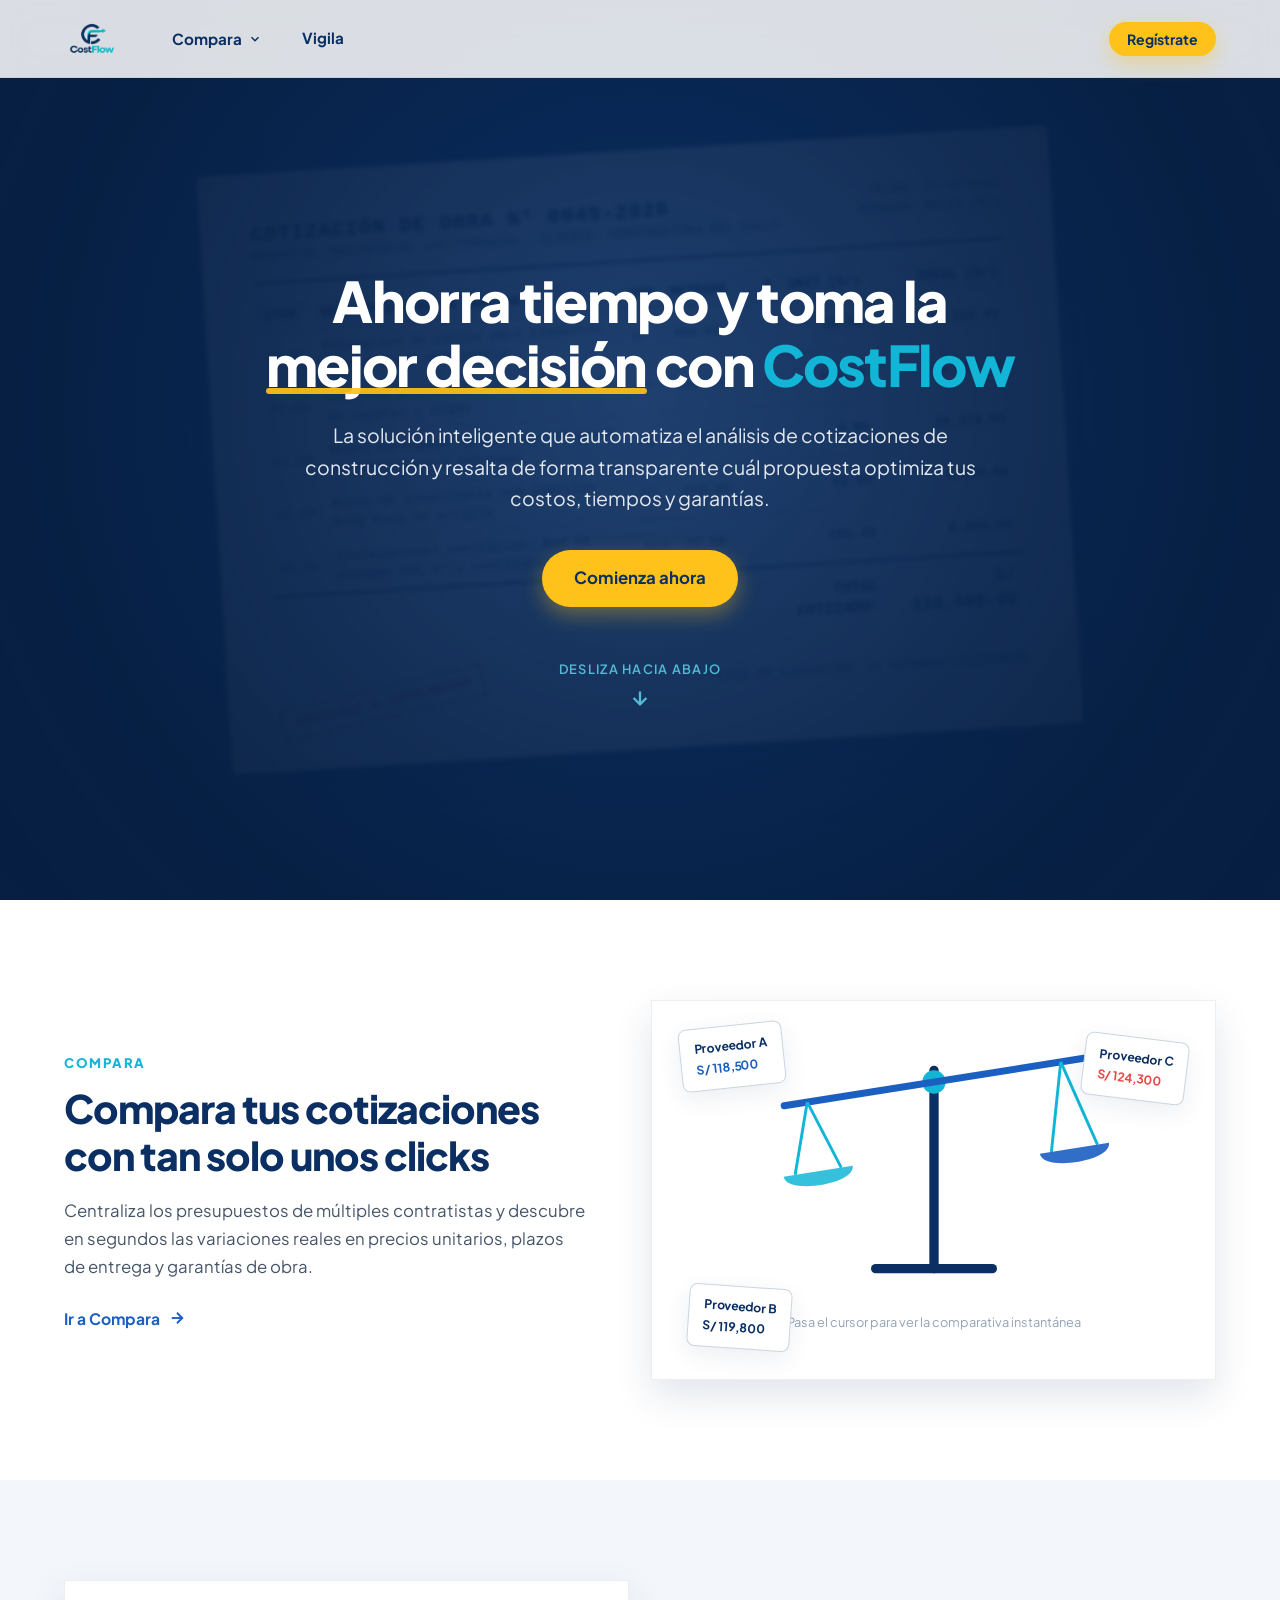
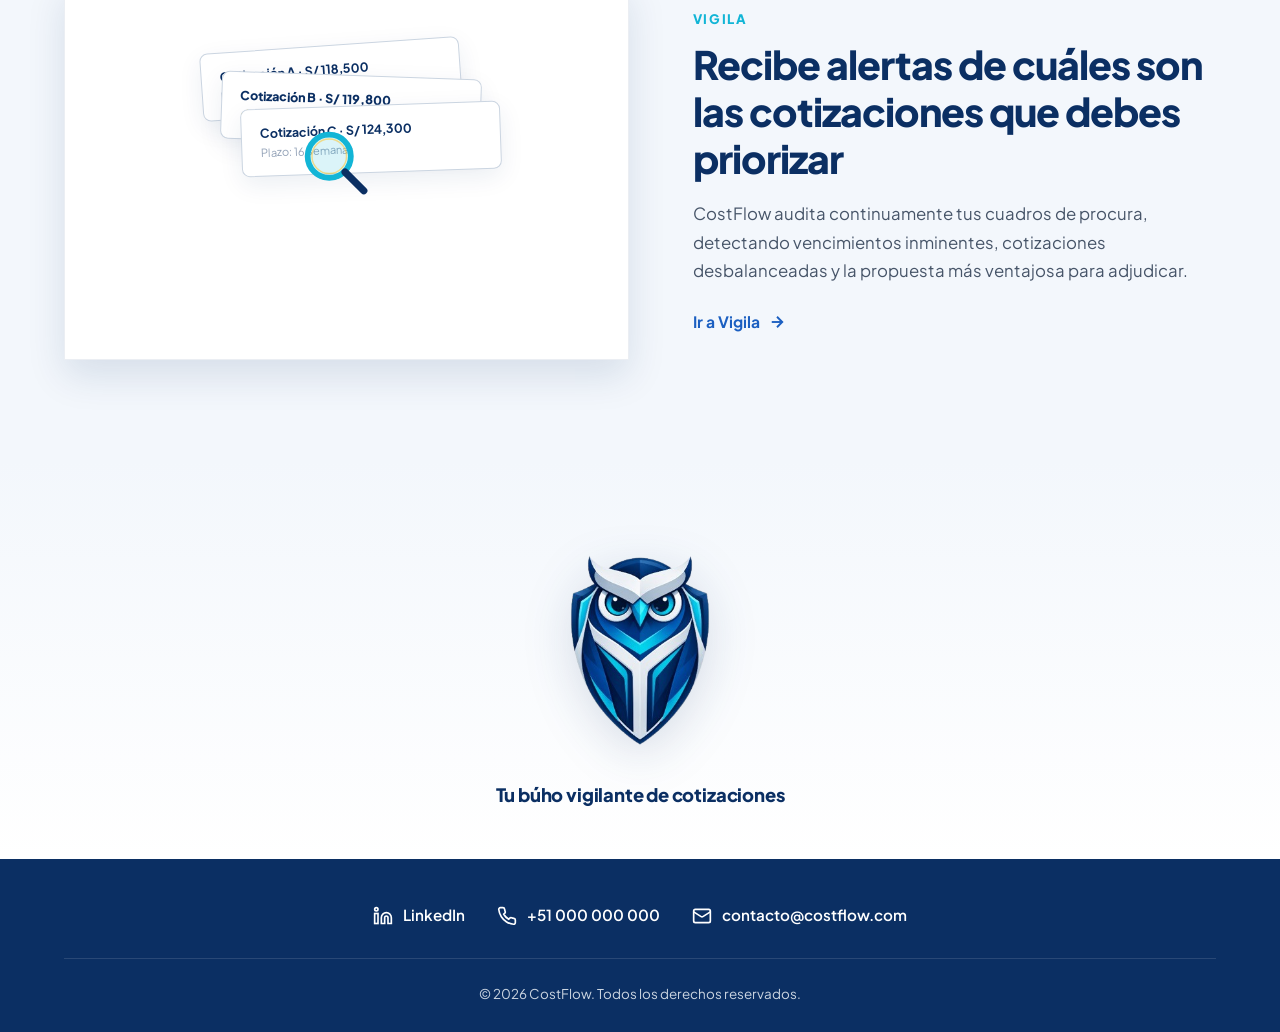
<file: costflow_front/index.html>
<!DOCTYPE html>
<html lang="es">
<head>
  <meta charset="UTF-8">
  <meta name="viewport" content="width=device-width, initial-scale=1.0">
  <title>CostFlow | Ahorra tiempo y toma la mejor decisión</title>
  <meta name="description" content="CostFlow compara cotizaciones de obra y alerta cuáles priorizar. Plataforma inteligente para constructoras y contratistas.">
  <link rel="icon" type="image/png" href="assets/logo-costflow.png">

  <!-- Estilos del Sistema -->
  <link rel="stylesheet" href="css/styles.css">
</head>
<body>

  <!-- ========================================================================
       HEADER FIJO (Translúcido con blur, se reduce al hacer scroll)
       ======================================================================== -->
  <header class="site-header" id="main-header" role="banner">
    <div class="container header-inner">
      
      <!-- Izquierda: Logo y Menú de Navegación -->
      <div class="header-left">
        <a href="#/inicio" class="header-logo-link" aria-label="CostFlow - Inicio">
          <img src="assets/logo-costflow.png" alt="CostFlow Logo" class="header-logo-img">
        </a>

        <nav class="header-nav" aria-label="Navegación principal">
          <!-- 1) Título Principal: COMPARA con Mega-menú desplegable -->
          <div class="nav-main-item" id="nav-compara-item">
            <button type="button" class="nav-main-btn" id="nav-compara-btn" aria-expanded="false" aria-haspopup="true">
              <span>Compara</span>
              <svg class="nav-chevron-icon" viewBox="0 0 24 24" fill="none" stroke="currentColor">
                <path d="M6 9l6 6 6-6"/>
              </svg>
            </button>

            <!-- Mega-menú con "Edificaciones" y sus 7 subtítulos -->
            <div class="compara-megamenu" id="compara-megamenu-panel">
              <div class="megamenu-category-header">
                <svg width="16" height="16" viewBox="0 0 24 24" fill="none" stroke="currentColor" stroke-width="2.5">
                  <rect x="4" y="2" width="16" height="20" rx="2" ry="2"/>
                  <path d="M9 22v-4h6v4"/>
                  <path d="M8 6h.01"/><path d="M16 6h.01"/>
                  <path d="M8 10h.01"/><path d="M16 10h.01"/>
                </svg>
                <span>Edificaciones</span>
              </div>

              <ul class="megamenu-links-list">
                <li><a href="#/compara/edificaciones/obras-provisionales-preliminares" class="megamenu-link">Obras provisionales y preliminares</a></li>
                <li><a href="#/compara/edificaciones/salud-seguridad" class="megamenu-link">Salud y seguridad</a></li>
                <li><a href="#/compara/edificaciones/estructuras" class="megamenu-link">Estructuras</a></li>
                <li><a href="#/compara/edificaciones/arquitectura" class="megamenu-link">Arquitectura</a></li>
                <li><a href="#/compara/edificaciones/instalaciones-sanitarias" class="megamenu-link">Instalaciones sanitarias</a></li>
                <li><a href="#/compara/edificaciones/instalaciones-electricas-mecanicas" class="megamenu-link">Instalaciones eléctricas y mecánicas</a></li>
                <li><a href="#/compara/edificaciones/otros" class="megamenu-link">Otros</a></li>
              </ul>
            </div>
          </div>

          <!-- 2) Título Principal: VIGILA (enlace directo a la vista Vigila) -->
          <div class="nav-main-item">
            <a href="#/vigila" class="nav-main-btn" id="nav-vigila-link">
              <span>Vigila</span>
            </a>
          </div>
        </nav>
      </div>

      <!-- Derecha: Botón Regístrate (Amarillo) -->
      <div class="header-right">
        <button type="button" class="btn btn-yellow btn-sm" id="btn-open-register" aria-haspopup="dialog">
          Regístrate
        </button>

        <!-- Botón Hamburguesa en Móvil -->
        <button type="button" class="mobile-hamburger-btn" id="mobile-toggle-btn" aria-label="Abrir menú de navegación móvil">
          <svg viewBox="0 0 24 24" fill="none" stroke="currentColor" stroke-width="2.2">
            <line x1="3" y1="6" x2="21" y2="6"/>
            <line x1="3" y1="12" x2="21" y2="12"/>
            <line x1="3" y1="18" x2="21" y2="18"/>
          </svg>
        </button>
      </div>

    </div>
  </header>

  <!-- ========================================================================
       PANEL MÓVIL (Hamburguesa con Acordeón)
       ======================================================================== -->
  <div class="mobile-drawer-overlay" id="mobile-drawer-overlay"></div>
  <aside class="mobile-drawer" id="mobile-drawer" aria-label="Menú móvil">
    <div class="mobile-drawer-top">
      <img src="assets/logo-costflow.png" alt="CostFlow" style="height: 36px;">
      <button type="button" class="mobile-drawer-close" id="mobile-drawer-close" aria-label="Cerrar menú">&times;</button>
    </div>

    <div class="mobile-nav-accordion">
      <!-- Acordeón Compara -> Edificaciones -->
      <div>
        <button type="button" class="mobile-acc-header" id="mobile-compara-acc-btn">
          <span>Compara (Edificaciones)</span>
          <svg class="acc-chevron" width="16" height="16" viewBox="0 0 24 24" fill="none" stroke="currentColor" stroke-width="2.5" style="transition: transform 0.25s;">
            <polyline points="6 9 12 15 18 9"/>
          </svg>
        </button>
        <div class="mobile-acc-content" id="mobile-compara-acc-content">
          <a href="#/compara/edificaciones/obras-provisionales-preliminares" class="mobile-sub-link">Obras provisionales y preliminares</a>
          <a href="#/compara/edificaciones/salud-seguridad" class="mobile-sub-link">Salud y seguridad</a>
          <a href="#/compara/edificaciones/estructuras" class="mobile-sub-link">Estructuras</a>
          <a href="#/compara/edificaciones/arquitectura" class="mobile-sub-link">Arquitectura</a>
          <a href="#/compara/edificaciones/instalaciones-sanitarias" class="mobile-sub-link">Instalaciones sanitarias</a>
          <a href="#/compara/edificaciones/instalaciones-electricas-mecanicas" class="mobile-sub-link">Instalaciones eléctricas y mecánicas</a>
          <a href="#/compara/edificaciones/otros" class="mobile-sub-link">Otros</a>
        </div>
      </div>

      <!-- Enlace directo Vigila -->
      <a href="#/vigila" class="mobile-acc-header mobile-direct-link">
        <span>Vigila</span>
        <span style="color:var(--color-cyan); font-weight:800;">&rarr;</span>
      </a>
    </div>
  </aside>

  <!-- ========================================================================
       CONTENEDOR 1: PÁGINA DE INICIO (#/inicio)
       ======================================================================== -->
  <div id="home-view-container">

    <!-- A) HERO (A pantalla completa con fondo de cotización realista + degradado y parallax) -->
    <section class="hero-wrapper" id="hero-section">
      
      <!-- Fondo: Cotización de Obra Realista HTML/CSS/SVG con Parallax -->
      <div class="hero-quote-background" id="hero-quote-bg" aria-hidden="true">
        <div class="quote-sheet-document">
          <div class="quote-doc-header">
            <div>
              <div class="quote-doc-title">COTIZACIÓN DE OBRA N° 0045-2026</div>
              <div class="quote-doc-meta">PROYECTO: RESIDENCIAL LAS TERRAZAS · CLIENTE: CONSTRUCTORA DEL VALLE</div>
            </div>
            <div style="text-align: right;">
              <div class="quote-doc-meta">FECHA: 24/10/2026</div>
              <div class="quote-doc-meta">MONEDA: SOLES (S/)</div>
            </div>
          </div>

          <table class="quote-doc-table">
            <thead>
              <tr>
                <th>ITEM</th>
                <th>DESCRIPCIÓN DE LA PARTIDA</th>
                <th>UND</th>
                <th>METRADO</th>
                <th style="text-align:right;">P. UNIT (S/)</th>
                <th style="text-align:right;">TOTAL (S/)</th>
              </tr>
            </thead>
            <tbody>
              <tr>
                <td>01.01</td>
                <td>Excavación de zanjas para cimientos corridos con maquinaria</td>
                <td>m³</td>
                <td>450.00</td>
                <td class="col-num">38.50</td>
                <td class="col-num">17,325.00</td>
              </tr>
              <tr>
                <td>01.02</td>
                <td>Concreto premezclado f'c=210 kg/cm² en zapatas y vigas</td>
                <td>m³</td>
                <td>180.00</td>
                <td class="col-num">365.00</td>
                <td class="col-num">65,700.00</td>
              </tr>
              <tr>
                <td>01.03</td>
                <td>Acero corrugado fy=4200 kg/cm² grado 60 habilitado y colocado</td>
                <td>kg</td>
                <td>4,200.00</td>
                <td class="col-num">4.85</td>
                <td class="col-num">20,370.00</td>
              </tr>
              <tr>
                <td>01.04</td>
                <td>Muros de albañilería con ladrillo King Kong de arcilla</td>
                <td>m²</td>
                <td>210.00</td>
                <td class="col-num">42.00</td>
                <td class="col-num">8,820.00</td>
              </tr>
              <tr>
                <td>01.05</td>
                <td>Instalaciones sanitarias: Red de desagüe PVC 4" y ventilación</td>
                <td>pto</td>
                <td>32.00</td>
                <td class="col-num">196.40</td>
                <td class="col-num">6,285.00</td>
              </tr>
              <tr class="quote-doc-total-row">
                <td colspan="4"></td>
                <td style="text-align:right;">TOTAL COTIZADO:</td>
                <td class="col-num" style="color:#0B2F63; font-size:1.05rem;">S/ 118,500.00</td>
              </tr>
            </tbody>
          </table>

          <div style="display:flex; justify-content:space-between; align-items:center;">
            <div class="quote-doc-stamp">REVISADO & HOMOLOGADO</div>
            <div class="quote-doc-meta">PLAZO DE EJECUCIÓN: 14 SEMANAS CALENDARIO</div>
          </div>
        </div>
      </div>

      <!-- Degradado Semitransparente Azul Marino -->
      <div class="hero-gradient-overlay" aria-hidden="true"></div>

      <!-- Contenido Textual del Hero -->
      <div class="container hero-content">
        <h1 class="hero-main-title">
          Ahorra tiempo y toma la <span class="hero-underline-subtle">mejor decisión</span> con <span class="hero-word-cyan">CostFlow</span>
        </h1>

        <p class="hero-subtext">
          La solución inteligente que automatiza el análisis de cotizaciones de construcción y resalta de forma transparente cuál propuesta optimiza tus costos, tiempos y garantías.
        </p>

        <a href="#/compara/edificaciones/estructuras" class="btn btn-yellow btn-lg hero-cta-btn">
          Comienza ahora
        </a>

        <div>
          <a href="#seccion-compara" class="hero-scroll-indicator" aria-label="Deslizar hacia abajo para ver más">
            <span>Desliza hacia abajo</span>
            <svg class="scroll-arrow-anim" viewBox="0 0 24 24" fill="none" stroke="currentColor" stroke-width="2.5">
              <path d="M12 5v14M19 12l-7 7-7-7"/>
            </svg>
          </a>
        </div>
      </div>

    </section>

    <!-- B) SECCIÓN 1: COMPARA (Texto a la IZQUIERDA, Imagen a la DERECHA con Balanza Interactiva) -->
    <section class="home-section bg-white" id="seccion-compara">
      <div class="container home-split-grid">
        
        <!-- Columna Texto Izquierda -->
        <div class="animate-fade-up">
          <span class="eyebrow-cyan">COMPARA</span>
          <h2 class="section-heading-h2">Compara tus cotizaciones con tan solo unos clicks</h2>
          <p class="section-desc-p">
            Centraliza los presupuestos de múltiples contratistas y descubre en segundos las variaciones reales en precios unitarios, plazos de entrega y garantías de obra.
          </p>
          <a href="#/compara/edificaciones/estructuras" class="inline-link-action">
            <span>Ir a Compara</span>
            <svg width="18" height="18" viewBox="0 0 24 24" fill="none" stroke="currentColor" stroke-width="2.5">
              <line x1="5" y1="12" x2="19" y2="12"/>
              <polyline points="12 5 19 12 12 19"/>
            </svg>
          </a>
        </div>

        <!-- Columna Imagen Derecha: Balanza Interactiva -->
        <div class="interactive-scale-card animate-fade-up" id="interactive-scale-card" title="Pasa el cursor o toca para ver la comparación">
          
          <!-- Estado Inicial: Balanza Desequilibrada con 3 hojas flotantes -->
          <div class="scale-initial-view">
            <!-- Hojas flotantes alrededor -->
            <div class="floating-quote-sheet sheet-a">
              <span>Proveedor A</span>
              <span style="color:#1B5FC1;">S/ 118,500</span>
            </div>
            <div class="floating-quote-sheet sheet-b">
              <span>Proveedor B</span>
              <span style="color:#0B2F63;">S/ 119,800</span>
            </div>
            <div class="floating-quote-sheet sheet-c">
              <span>Proveedor C</span>
              <span style="color:#EF4444;">S/ 124,300</span>
            </div>

            <!-- Ilustración SVG Plano de la Balanza en Paleta CostFlow -->
            <svg class="scale-svg-box" viewBox="0 0 360 220" fill="none" xmlns="http://www.w3.org/2000/svg">
              <!-- Base y Soporte Central -->
              <path d="M180 20V190" stroke="#0B2F63" stroke-width="8" stroke-linecap="round"/>
              <path d="M130 190H230" stroke="#0B2F63" stroke-width="8" stroke-linecap="round"/>
              <circle cx="180" cy="30" r="10" fill="#12B5D6"/>
              
              <!-- Brazo Desequilibrado (inclinado a favor del menor costo) -->
              <g transform="rotate(-9 180 30)">
                <line x1="50" y1="30" x2="310" y2="30" stroke="#1B5FC1" stroke-width="6" stroke-linecap="round"/>
                
                <!-- Plato Izquierdo -->
                <line x1="70" y1="30" x2="50" y2="90" stroke="#12B5D6" stroke-width="2.5"/>
                <line x1="70" y1="30" x2="90" y2="90" stroke="#12B5D6" stroke-width="2.5"/>
                <path d="M40 90C40 106 100 106 100 90H40Z" fill="#12B5D6" opacity="0.85"/>
                
                <!-- Plato Derecho (más bajo) -->
                <line x1="290" y1="30" x2="270" y2="105" stroke="#12B5D6" stroke-width="2.5"/>
                <line x1="290" y1="30" x2="310" y2="105" stroke="#12B5D6" stroke-width="2.5"/>
                <path d="M260 105C260 121 320 121 320 105H260Z" fill="#1B5FC1" opacity="0.9"/>
              </g>
            </svg>
            <div style="font-size:0.8rem; color:var(--color-gray-400); margin-top:8px;">Pasa el cursor para ver la comparativa instantánea</div>
          </div>

          <!-- Estado Activo: Cuadro Comparativo Animado -->
          <div class="scale-compared-view">
            <div class="scale-matrix-title">
              <h4>Cuadro Comparativo de Cotizaciones</h4>
              <span style="font-size:0.75rem; font-weight:800; color:var(--color-cyan); background:#E6F8FB; padding:3px 8px; border-radius:12px;">3 Proveedores</span>
            </div>

            <table class="compared-table">
              <thead>
                <tr>
                  <th>Concepto</th>
                  <th class="col-highlight-winner">Proveedor A ⭐</th>
                  <th>Proveedor B</th>
                  <th>Proveedor C</th>
                </tr>
              </thead>
              <tbody>
                <tr>
                  <td>Precio total</td>
                  <td class="col-highlight-winner">S/ 118,500</td>
                  <td>S/ 119,800</td>
                  <td>S/ 124,300</td>
                </tr>
                <tr>
                  <td>Plazo de entrega</td>
                  <td class="col-highlight-winner">14 semanas</td>
                  <td>12 semanas</td>
                  <td>16 semanas</td>
                </tr>
                <tr>
                  <td>Garantía técnica</td>
                  <td class="col-highlight-winner">24 meses</td>
                  <td>18 meses</td>
                  <td>12 meses</td>
                </tr>
                <tr>
                  <td>Score CostFlow</td>
                  <td class="col-highlight-winner" style="color:var(--color-navy); font-weight:800;">94 / 100</td>
                  <td>88 / 100</td>
                  <td>79 / 100</td>
                </tr>
              </tbody>
            </table>
          </div>

        </div>

      </div>
    </section>

    <!-- C) SECCIÓN 2: VIGILA (Imagen a la IZQUIERDA, Texto a la DERECHA con Lupa Interactiva) -->
    <section class="home-section bg-light" id="seccion-vigila">
      <div class="container home-split-grid reverse">
        
        <!-- Columna Imagen Izquierda: Lupa Interactiva sobre pila de cotizaciones -->
        <div class="interactive-lupa-card animate-fade-up" id="interactive-lupa-card" title="Mueve el cursor sobre las cotizaciones">
          
          <div class="quotes-stack-container">
            <!-- Cotización 1 -->
            <div class="stack-quote-item stack-quote-1">
              <div style="font-size:0.78rem; font-weight:700; color:var(--color-navy);">Cotización A · S/ 118,500</div>
              <div style="font-size:0.7rem; color:var(--color-gray-400);">Plazo: 14 semanas</div>
            </div>

            <!-- Cotización 2 (Priorizada con halo) -->
            <div class="stack-quote-item stack-quote-2">
              <div style="font-size:0.78rem; font-weight:800; color:var(--color-navy);">Cotización B · S/ 119,800</div>
              <div style="font-size:0.7rem; color:var(--color-royal);">⭐ Recomendación activa</div>
            </div>

            <!-- Cotización 3 -->
            <div class="stack-quote-item stack-quote-3">
              <div style="font-size:0.78rem; font-weight:700; color:var(--color-navy);">Cotización C · S/ 124,300</div>
              <div style="font-size:0.7rem; color:var(--color-gray-400);">Plazo: 16 semanas</div>
            </div>
          </div>

          <!-- Lupa SVG que sigue el cursor suavemente -->
          <div class="floating-lupa-tracker" id="lupa-tracker" style="left:48%; top:48%;">
            <svg viewBox="0 0 100 100" fill="none" xmlns="http://www.w3.org/2000/svg">
              <circle cx="42" cy="42" r="30" stroke="#12B5D6" stroke-width="8" fill="rgba(18, 181, 214, 0.15)"/>
              <path d="M64 64L90 90" stroke="#0B2F63" stroke-width="10" stroke-linecap="round"/>
              <circle cx="42" cy="42" r="24" stroke="rgba(255, 194, 26, 0.5)" stroke-width="2"/>
            </svg>
          </div>

          <!-- Notificación Emergente: "Prioriza esta cotización" -->
          <div class="lupa-popup-notification" id="lupa-popup-notification">
            <div class="notif-bell-icon">
              <svg width="18" height="18" viewBox="0 0 24 24" fill="currentColor">
                <path d="M18 8A6 6 0 0 0 6 8c0 7-3 9-3 9h18s-3-2-3-9"/>
                <path d="M13.73 21a2 2 0 0 1-3.46 0"/>
              </svg>
            </div>
            <div>
              <div class="notif-title">Prioriza esta cotización</div>
              <div class="notif-detail">Proveedor B · vence en 2 días · 6% menos que el promedio</div>
            </div>
          </div>

        </div>

        <!-- Columna Texto Derecha -->
        <div class="animate-fade-up">
          <span class="eyebrow-cyan">VIGILA</span>
          <h2 class="section-heading-h2">Recibe alertas de cuáles son las cotizaciones que debes priorizar</h2>
          <p class="section-desc-p">
            CostFlow audita continuamente tus cuadros de procura, detectando vencimientos inminentes, cotizaciones desbalanceadas y la propuesta más ventajosa para adjudicar.
          </p>
          <a href="#/vigila" class="inline-link-action">
            <span>Ir a Vigila</span>
            <svg width="18" height="18" viewBox="0 0 24 24" fill="none" stroke="currentColor" stroke-width="2.5">
              <line x1="5" y1="12" x2="19" y2="12"/>
              <polyline points="12 5 19 12 12 19"/>
            </svg>
          </a>
        </div>

      </div>
    </section>

    <!-- D) CIERRE DE LA PÁGINA (Mascota Grande Centrada + Franja Sólida Azul Marino #0B2F63) -->
    <section class="mascot-closing-block" aria-label="Mascota de CostFlow">
      <div class="container">
        <!-- Mascota grande, centrada, con animación suave de flotación -->
        <div class="mascot-image-wrapper">
          <img src="assets/mascota-buho.png" alt="Búho vigilante de CostFlow con escudo de protección" class="mascot-image-el">
        </div>
        <p class="mascot-message-text">Tu búho vigilante de cotizaciones</p>
      </div>
    </section>

    <!-- Franja Sólida Azul Marino a Todo el Ancho -->
    <footer class="site-footer-solid" role="contentinfo">
      <div class="container">
        <div class="footer-social-row">
          <!-- LinkedIn -->
          <a href="https://www.linkedin.com/company/costflow" target="_blank" rel="noopener noreferrer" class="footer-contact-link" aria-label="LinkedIn de CostFlow">
            <svg viewBox="0 0 24 24" fill="none" stroke="currentColor">
              <path d="M16 8a6 6 0 0 1 6 6v7h-4v-7a2 2 0 0 0-2-2 2 2 0 0 0-2 2v7h-4v-7a6 6 0 0 1 6-6z"/>
              <rect x="2" y="9" width="4" height="12"/>
              <circle cx="4" cy="4" r="2"/>
            </svg>
            <span>LinkedIn</span>
          </a>

          <!-- Teléfono / WhatsApp -->
          <a href="https://wa.me/51000000000?text=Hola%20CostFlow" target="_blank" rel="noopener noreferrer" class="footer-contact-link" aria-label="WhatsApp y Teléfono de CostFlow">
            <svg viewBox="0 0 24 24" fill="none" stroke="currentColor">
              <path d="M22 16.92v3a2 2 0 0 1-2.18 2 19.79 19.79 0 0 1-8.63-3.07 19.5 19.5 0 0 1-6-6 19.79 19.79 0 0 1-3.07-8.67A2 2 0 0 1 4.11 2h3a2 2 0 0 1 2 1.72 12.84 12.84 0 0 0 .7 2.81 2 2 0 0 1-.45 2.11L8.09 9.91a16 16 0 0 0 6 6l1.27-1.27a2 2 0 0 1 2.11-.45 12.84 12.84 0 0 0 2.81.7A2 2 0 0 1 22 16.92z"/>
            </svg>
            <span>+51 000 000 000</span>
          </a>

          <!-- Correo -->
          <a href="mailto:contacto@costflow.com?subject=Consulta%20sobre%20CostFlow" class="footer-contact-link" aria-label="Enviar correo a CostFlow">
            <svg viewBox="0 0 24 24" fill="none" stroke="currentColor">
              <rect x="2" y="4" width="20" height="16" rx="2"/>
              <path d="m22 7-8.97 5.7a1.94 1.94 0 0 1-2.06 0L2 7"/>
            </svg>
            <span>contacto@costflow.com</span>
          </a>
        </div>

        <div class="footer-bottom-line">
          © 2026 CostFlow. Todos los derechos reservados.
        </div>
      </div>
    </footer>

  </div>

  <!-- ========================================================================
       CONTENEDOR 2: VISTAS INTERNAS (Compara 7 subtítulos & Vigila)
       ======================================================================== -->
  <main class="internal-view-section" id="internal-view-container" style="display:none;" role="main">
    <div class="container">
      
      <!-- Migas de Pan (Breadcrumbs) -->
      <nav class="breadcrumbs-nav" id="view-breadcrumbs" aria-label="Migas de pan"></nav>

      <!-- Cabecera de la Vista -->
      <header class="view-header">
        <h1 class="view-header-title" id="view-title">Título de la Vista</h1>
        <p class="view-header-desc" id="view-desc">Descripción de la vista.</p>
      </header>

      <!-- Espacio donde se monta el Componente Único Reutilizable de Carga -->
      <section id="reusable-uploader-mount" aria-label="Área de carga de archivos"></section>

    </div>
  </main>

  <!-- ========================================================================
       MODAL REGÍSTRATE (Accesible: focus trap, aria-modal, ESC)
       ======================================================================== -->
  <div class="register-modal-overlay" id="register-modal-overlay" role="dialog" aria-modal="true" aria-labelledby="modal-register-heading">
    <div class="register-modal-card">
      <button type="button" class="modal-close-trigger" id="modal-close-trigger" aria-label="Cerrar modal">&times;</button>
      
      <h3 class="modal-heading-h3" id="modal-register-heading">Crea tu cuenta en CostFlow</h3>
      <p class="modal-subtext-p">Comienza a comparar cotizaciones de obra y prioriza las mejores decisiones técnicas.</p>

      <form class="register-form" id="register-modal-form" novalidate>
        <div class="form-field-group">
          <label class="form-label-txt" for="register-email-input">Correo electrónico corporativo</label>
          <input type="email" id="register-email-input" class="form-input-txt" placeholder="tu.nombre@constructora.com" required autocomplete="email">
          <div class="form-feedback-msg" id="register-feedback-msg" role="status"></div>
        </div>

        <button type="submit" class="btn btn-yellow btn-lg" style="width:100%; margin-top:8px;">
          Crear cuenta
        </button>
      </form>
    </div>
  </div>

  <!-- Scripts -->
  <script src="js/data.js"></script>
  <script src="js/main.js"></script>
</body>
</html>
</file>
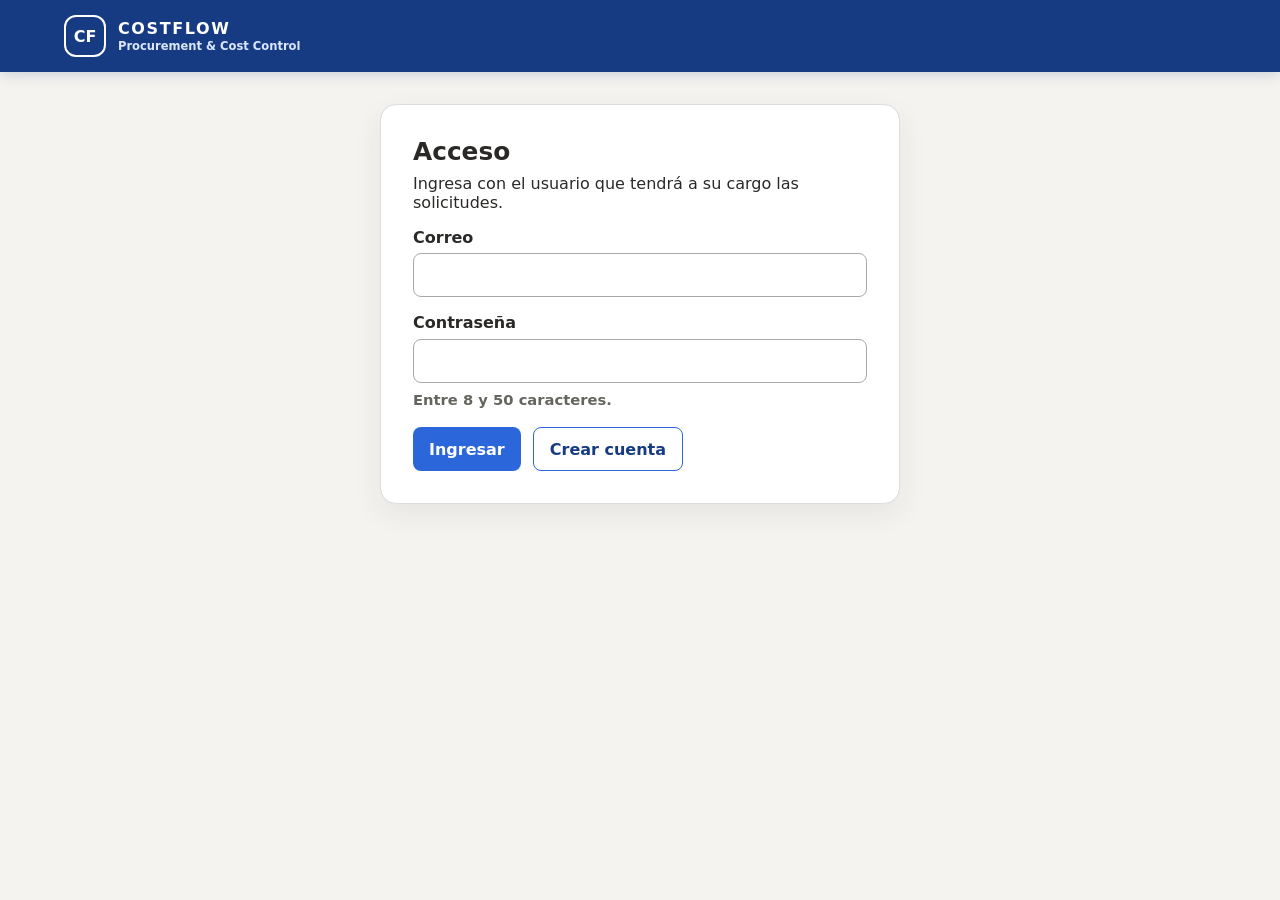
<file: frontend/index.html>
<!doctype html>
<html lang="es">
  <head>
    <meta charset="UTF-8" />
    <meta name="viewport" content="width=device-width, initial-scale=1.0" />
    <title>CostFlow | Proyectos</title>
    <link rel="stylesheet" href="./css/styles.css" />
  </head>
  <body>
    <header class="cabecera">
      <button id="ir-inicio" class="identidad" type="button" aria-label="Ir a proyectos">
        <span class="logotipo" aria-hidden="true">CF</span>
        <span>
          <strong>COSTFLOW</strong>
          <small>Procurement &amp; Cost Control</small>
        </span>
      </button>
      <div class="sesion-cabecera">
        <span id="usuario-activo"></span>
        <button id="cerrar-sesion" class="secundario inverso oculto" type="button">Cerrar sesión</button>
      </div>
    </header>

    <main>
      <section id="configuracion" class="panel aviso oculto" aria-live="polite"></section>

      <section id="acceso" class="panel estrecho">
        <h2>Acceso</h2>
        <p>Ingresa con el usuario que tendrá a su cargo las solicitudes.</p>
        <form id="form-acceso">
          <label>Correo
            <input id="correo-acceso" type="email" autocomplete="email" required />
          </label>
          <label>Contraseña
            <input id="clave-acceso" type="password" autocomplete="current-password" minlength="8" maxlength="50" required />
            <span class="ayuda">Entre 8 y 50 caracteres.</span>
          </label>
          <div class="acciones">
            <button type="submit" data-accion="ingresar">Ingresar</button>
            <button type="button" class="secundario" id="crear-cuenta">Crear cuenta</button>
          </div>
        </form>
      </section>

      <section id="proyectos" class="oculto" aria-labelledby="titulo-proyectos">
        <div class="cabecera-pagina">
          <div>
            <p class="paso">PORTAFOLIO</p>
            <h1 id="titulo-proyectos">Proyectos</h1>
            <p class="ayuda">Consulta la actividad de cotizaciones y entra al seguimiento de cada proyecto.</p>
          </div>
          <button id="nuevo-proyecto" type="button">+ Nuevo proyecto</button>
        </div>
        <div id="lista-proyectos" class="rejilla-proyectos" aria-live="polite"></div>
      </section>

      <section id="registro" class="panel panel-formulario oculto" aria-labelledby="titulo-nuevo-proyecto">
        <div class="encabezado-seccion">
          <div>
            <p class="paso">NUEVO</p>
            <h2 id="titulo-nuevo-proyecto">Registrar proyecto</h2>
          </div>
          <button id="cancelar-proyecto" class="secundario" type="button">Cancelar</button>
        </div>
        <p class="ayuda">Registra cada proyecto una vez. Después podrás crear varias solicitudes para el mismo proyecto.</p>
        <form id="form-proyecto">
          <div class="rejilla dos-columnas">
            <label>Código del proyecto
              <input name="proyecto_codigo" required maxlength="50" placeholder="PROY-001" />
            </label>
            <label>Nombre del proyecto
              <input name="proyecto_nombre" required maxlength="150" placeholder="Edificio Central" />
            </label>
          </div>
          <button type="submit">Guardar proyecto</button>
        </form>
        <p id="resultado-proyecto" class="resultado" aria-live="polite"></p>
      </section>

      <section id="solicitudes" class="oculto" aria-labelledby="proyecto-activo-nombre">
        <div class="detalle-proyecto-cabecera">
          <div class="acciones-navegacion">
            <button id="volver-proyectos" class="boton-texto" type="button">← Todos los proyectos</button>
          </div>
          <div class="encabezado-seccion">
            <div>
              <p id="proyecto-activo-codigo" class="paso"></p>
              <h1 id="proyecto-activo-nombre">Proyecto</h1>
              <p id="proyecto-activo-resumen" class="ayuda"></p>
            </div>
            <button id="nueva-solicitud" type="button">+ Nueva solicitud</button>
          </div>
        </div>
        <div id="resultado" class="resultado" aria-live="polite"></div>

        <div id="panel-nueva-solicitud" class="panel oculto">
          <div class="encabezado-seccion">
            <div>
              <p class="paso">NUEVA</p>
              <h2>Solicitud de cotización</h2>
            </div>
            <button id="cancelar-solicitud" class="secundario" type="button">Cancelar</button>
          </div>

        <form id="form-solicitud">
          <fieldset>
            <legend>Proyecto registrado</legend>
            <label>Proyecto
              <select id="proyecto-id" disabled></select>
            </label>
            <div class="rejilla dos-columnas">
              <label>Código del proyecto
                <input id="proyecto-codigo" readonly />
              </label>
              <label>Nombre del proyecto
                <input id="proyecto-nombre" readonly />
              </label>
            </div>
          </fieldset>

          <fieldset>
            <legend>Datos de la solicitud</legend>
            <div class="rejilla tres-columnas">
              <label>Tipo de cotización
                <select name="tipo" id="tipo-solicitud" required>
                  <option value="MA">Materiales (MA)</option>
                  <option value="SC">Subcontrata (SC)</option>
                </select>
              </label>
              <label>Código sugerido
                <input id="codigo-sugerido" readonly placeholder="Selecciona un proyecto" />
              </label>
              <label>Nombre
                <input name="solicitud_nombre" required maxlength="180" placeholder="Sistema de agua contra incendios" />
              </label>
              <label>Moneda
                <select name="moneda" required>
                  <option value="PEN">Soles (PEN)</option>
                  <option value="USD">Dólares (USD)</option>
                </select>
              </label>
              <label>Fecha de inicio
                <input id="fecha-inicio" readonly />
              </label>
              <label>Fecha fin para recibir ofertas
                <input name="fecha_limite" id="fecha-limite" type="date" required />
              </label>
              <label>¿Partida crítica?
                <select name="partida_critica" required>
                  <option value="false">No — avisos cada 2 días</option>
                  <option value="true">Sí — avisos diarios</option>
                </select>
              </label>
            </div>
          </fieldset>

          <fieldset>
            <legend>Documentos de entrada</legend>
            <p class="ayuda">Solo archivos Excel. Máximo 50 MB por archivo. Al proveedor solo se envía el itemizado y metrados; la plantilla del comparativo es interna.</p>
            <div class="rejilla tres-columnas">
              <label>Itemizado y metrados
                <input name="itemizado" type="file" accept=".xlsx,.xls" required />
              </label>
              <label>Plantilla interna del comparativo (opcional)
                <input name="plantilla_comparativo" type="file" accept=".xlsx,.xls" />
              </label>
            </div>
          </fieldset>

          <fieldset>
            <legend>Proveedores para cotizar</legend>
            <div class="encabezado-seccion">
              <p class="ayuda">Un proveedor puede participar en varias solicitudes, incluso de proyectos distintos. Su ficha se reutiliza por RUC o correo.</p>
              <button id="agregar-proveedor" class="secundario" type="button">Agregar proveedor</button>
            </div>
            <div id="proveedores"></div>
          </fieldset>

          <button id="guardar-solicitud" type="submit">Crear solicitud</button>
        </form>
        </div>

        <section class="panel" aria-labelledby="titulo-estado-solicitudes">
          <div>
            <p class="paso">SEGUIMIENTO</p>
            <h2 id="titulo-estado-solicitudes">Solicitudes de cotización</h2>
            <p class="ayuda">Abre una solicitud para consultar sus proveedores, respuestas y acciones pendientes.</p>
          </div>
          <div id="estado-solicitudes" class="lista-solicitudes" aria-live="polite"></div>
        </section>
        <section class="panel" aria-labelledby="titulo-notificaciones">
          <div class="encabezado-seccion">
            <div>
              <h2 id="titulo-notificaciones">Notificaciones</h2>
              <p class="ayuda">Las respuestas aparecen en tiempo real. Los resúmenes se generan a las 9:00, hora de Lima.</p>
            </div>
            <span id="contador-notificaciones" class="contador-notificaciones">0 pendientes</span>
          </div>
          <ul id="notificaciones" class="lista-notificaciones" aria-live="polite"></ul>
        </section>
      </section>
    </main>

    <template id="plantilla-proveedor">
      <div class="proveedor">
        <label>Razón social
          <input data-campo="nombre" required maxlength="180" />
        </label>
        <label>RUC
          <input data-campo="ruc" inputmode="numeric" pattern="[0-9]{11}" maxlength="11" />
        </label>
        <label>Correo
          <input data-campo="correo" type="email" required />
        </label>
        <label>Contacto
          <input data-campo="contacto" maxlength="120" />
        </label>
        <label>Teléfono
          <input data-campo="telefono" maxlength="30" />
        </label>
        <button class="peligro quitar-proveedor" type="button">Quitar</button>
      </div>
    </template>

    <dialog id="dialogo-coordinacion">
      <form id="form-coordinacion" method="dialog">
        <h2>Registrar coordinación</h2>
        <p id="proveedor-coordinacion" class="ayuda"></p>
        <input name="solicitud_id" type="hidden" />
        <input name="proveedor_id" type="hidden" />
        <label>Medio
          <select name="medio" required>
            <option value="correo">Correo</option>
            <option value="whatsapp">WhatsApp</option>
            <option value="llamada">Llamada</option>
          </select>
        </label>
        <label>Resultado de la coordinación
          <textarea name="comentario" required maxlength="600" placeholder="Indica con quién se coordinó y el resultado."></textarea>
        </label>
        <div class="acciones">
          <button type="button" class="secundario" id="cancelar-coordinacion">Cancelar</button>
          <button type="submit">Guardar coordinación</button>
        </div>
      </form>
    </dialog>

    <script type="module" src="./js/app.js"></script>
  </body>
</html>
</file>
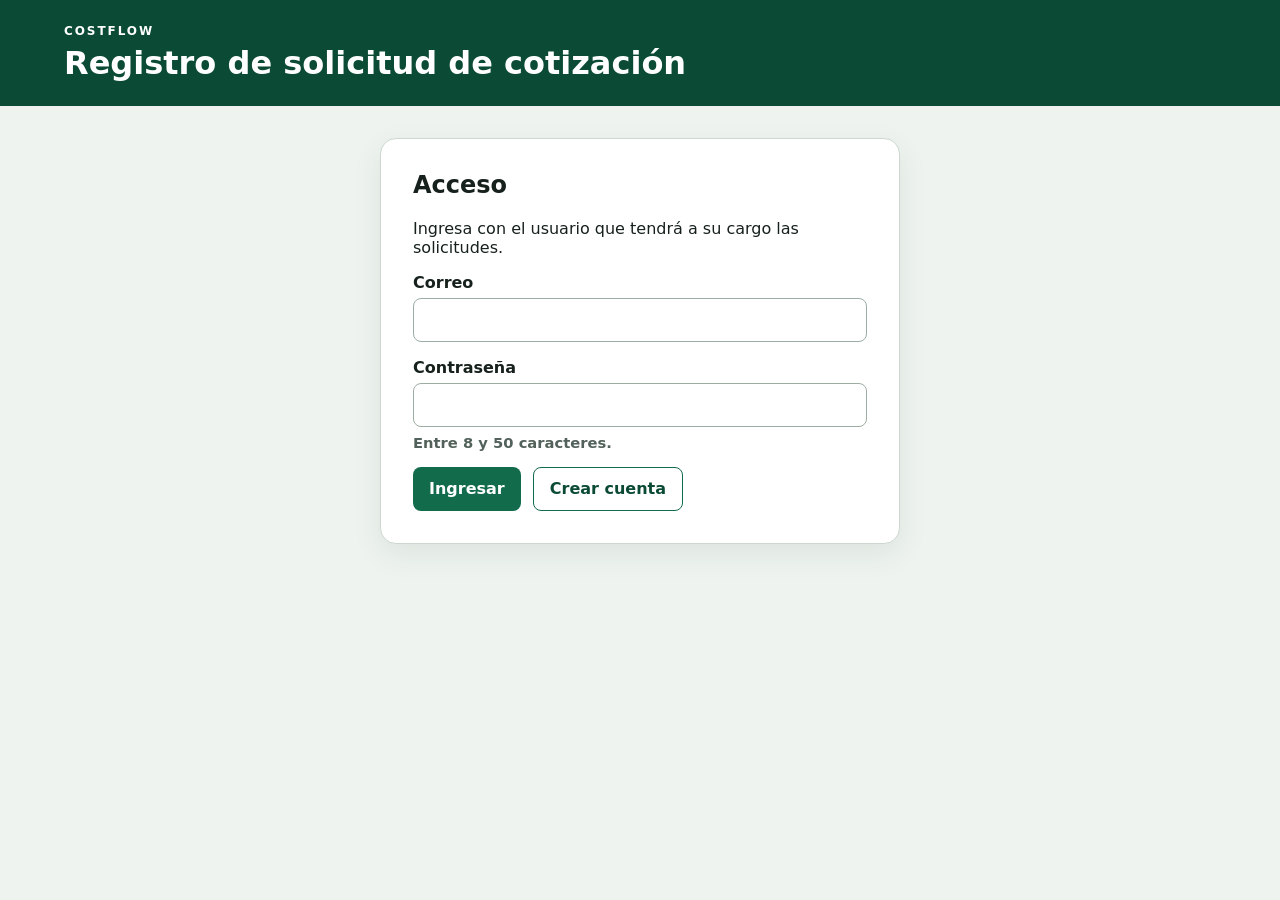
<file: nhost/costflow-e1-nhost-prueba/frontend/index.html>
<!doctype html>
<html lang="es">
  <head>
    <meta charset="UTF-8" />
    <meta name="viewport" content="width=device-width, initial-scale=1.0" />
    <title>CostFlow | Nueva solicitud</title>
    <link rel="stylesheet" href="./css/styles.css" />
  </head>
  <body>
    <header class="cabecera">
      <div>
        <p class="marca">COSTFLOW</p>
        <h1>Registro de solicitud de cotización</h1>
      </div>
      <button id="cerrar-sesion" class="secundario oculto" type="button">Cerrar sesión</button>
    </header>

    <main>
      <section id="configuracion" class="panel aviso oculto" aria-live="polite"></section>

      <section id="acceso" class="panel estrecho">
        <h2>Acceso</h2>
        <p>Ingresa con el usuario que tendrá a su cargo las solicitudes.</p>
        <form id="form-acceso">
          <label>Correo
            <input id="correo-acceso" type="email" autocomplete="email" required />
          </label>
          <label>Contraseña
            <input id="clave-acceso" type="password" autocomplete="current-password" minlength="8" maxlength="50" required />
            <span class="ayuda">Entre 8 y 50 caracteres.</span>
          </label>
          <div class="acciones">
            <button type="submit" data-accion="ingresar">Ingresar</button>
            <button type="button" class="secundario" id="crear-cuenta">Crear cuenta</button>
          </div>
        </form>
      </section>

      <section id="registro" class="panel oculto">
        <div class="encabezado-seccion">
          <div>
            <p class="paso">ETAPA 1</p>
            <h2>Nueva solicitud</h2>
          </div>
          <span id="usuario-activo"></span>
        </div>

        <form id="form-solicitud">
          <fieldset>
            <legend>Proyecto</legend>
            <div class="rejilla dos-columnas">
              <label>Código del proyecto
                <input name="proyecto_codigo" required maxlength="50" placeholder="PROY-001" />
              </label>
              <label>Nombre del proyecto
                <input name="proyecto_nombre" required maxlength="150" placeholder="Edificio Central" />
              </label>
            </div>
          </fieldset>

          <fieldset>
            <legend>Solicitud de cotización</legend>
            <div class="rejilla tres-columnas">
              <label>Código
                <input name="solicitud_codigo" required maxlength="50" placeholder="SC-001" />
              </label>
              <label>Nombre
                <input name="solicitud_nombre" required maxlength="180" placeholder="Sistema de agua contra incendios" />
              </label>
              <label>Moneda
                <select name="moneda" required>
                  <option value="PEN">Soles (PEN)</option>
                  <option value="USD">Dólares (USD)</option>
                </select>
              </label>
              <label>Vigencia solicitada (días)
                <input name="vigencia_dias" type="number" min="1" max="365" value="30" required />
              </label>
              <label>Fecha límite para recibir ofertas
                <input name="fecha_limite" type="date" />
              </label>
            </div>
          </fieldset>

          <fieldset>
            <legend>Documentos de entrada</legend>
            <p class="ayuda">Solo archivos Excel. Máximo 50 MB por archivo.</p>
            <div class="rejilla tres-columnas">
              <label>Itemizado y metrados
                <input name="itemizado" type="file" accept=".xlsx,.xls" required />
              </label>
              <label>Plantilla del comparativo
                <input name="plantilla_comparativo" type="file" accept=".xlsx,.xls" required />
              </label>
              <label>Cuadro de procura
                <input name="cuadro_procura" type="file" accept=".xlsx,.xls" required />
              </label>
            </div>
          </fieldset>

          <fieldset>
            <legend>Proveedores para cotizar</legend>
            <div class="encabezado-seccion">
              <p class="ayuda">Un proveedor puede participar en varias solicitudes.</p>
              <button id="agregar-proveedor" class="secundario" type="button">Agregar proveedor</button>
            </div>
            <div id="proveedores"></div>
          </fieldset>

          <div id="resultado" class="resultado" aria-live="polite"></div>
          <button id="guardar-solicitud" type="submit">Crear solicitud</button>
        </form>
      </section>
    </main>

    <template id="plantilla-proveedor">
      <div class="proveedor">
        <label>Razón social
          <input data-campo="nombre" required maxlength="180" />
        </label>
        <label>RUC
          <input data-campo="ruc" inputmode="numeric" pattern="[0-9]{11}" maxlength="11" />
        </label>
        <label>Correo
          <input data-campo="correo" type="email" required />
        </label>
        <label>Contacto
          <input data-campo="contacto" maxlength="120" />
        </label>
        <label>Teléfono
          <input data-campo="telefono" maxlength="30" />
        </label>
        <button class="peligro quitar-proveedor" type="button">Quitar</button>
      </div>
    </template>

    <script type="module" src="./js/app.js"></script>
  </body>
</html>
</file>
<file: costflow_front/css/styles.css>
/* ==========================================================================
   CostFlow - Hoja de Estilos Principal (styles.css)
   Diseño moderno, accesible y responsive. Paleta oficial y estructura Buildots.
   ========================================================================== */

@import url('https://fonts.googleapis.com/css2?family=Plus+Jakarta+Sans:wght@400;500;600;700;800&display=swap');

/* --- 1. Variables Globales de Diseño (:root) --- */
:root {
  /* Paleta Corporativa */
  --color-navy: #0B2F63;          /* Azul marino profundo: títulos, footer, textos fuertes */
  --color-navy-dark: #071F42;     /* Azul marino oscuro para sombras y degradados */
  --color-royal: #1B5FC1;         /* Azul real: acentos, botones secundarios */
  --color-royal-light: #2E7BE8;
  
  --color-cyan: #12B5D6;          /* Cian / turquesa: flechas, detalles, hover, "Flow" */
  --color-cyan-light: #5ED3EC;    /* Cian claro para reflejos y estados activos */
  
  --color-white: #FFFFFF;
  --color-bg-light: #F3F7FC;      /* Gris azulado muy claro para fondos alternados */
  
  /* Amarillo Armónico (~10% de uso) */
  --color-yellow: #FFC21A;        /* CTA principal, mejor cotización, alertas, línea hero */
  --color-yellow-hover: #FFB000;
  --color-yellow-light: #FFF9E6;
  --color-yellow-glow: rgba(255, 194, 26, 0.45);

  /* Neutros y Grises */
  --color-gray-50: #F8FAFC;
  --color-gray-100: #F1F5F9;
  --color-gray-200: #E2E8F0;
  --color-gray-300: #CBD5E1;
  --color-gray-400: #94A3B8;
  --color-gray-500: #64748B;
  --color-gray-600: #475569;
  --color-gray-700: #334155;
  --color-gray-900: #0F172A;

  /* Estados */
  --color-danger: #EF4444;
  --color-success: #10B981;

  /* Tipografía */
  --font-family: 'Plus Jakarta Sans', -apple-system, BlinkMacSystemFont, 'Segoe UI', Roboto, sans-serif;
  
  /* Dimensiones del Header */
  --header-height: 78px;
  --header-height-scrolled: 64px;
  --container-max-width: 1200px;

  /* Sombras y Bordes */
  --shadow-sm: 0 2px 6px rgba(11, 47, 99, 0.05);
  --shadow-md: 0 8px 24px rgba(11, 47, 99, 0.08);
  --shadow-lg: 0 16px 36px rgba(11, 47, 99, 0.12);
  --shadow-yellow: 0 8px 20px rgba(255, 194, 26, 0.35);

  --radius-sm: 8px;
  --radius-md: 14px;
  --radius-lg: 20px;
  --radius-full: 9999px;

  /* Transiciones */
  --transition-fast: 0.2s cubic-bezier(0.16, 1, 0.3, 1);
  --transition-normal: 0.32s cubic-bezier(0.16, 1, 0.3, 1);
}

/* --- 2. Reseteo y Base --- */
*, *::before, *::after {
  box-sizing: border-box;
  margin: 0;
  padding: 0;
}

html {
  font-family: var(--font-family);
  font-size: 16px;
  scroll-behavior: smooth;
  scroll-padding-top: calc(var(--header-height-scrolled) + 16px);
  -webkit-text-size-adjust: 100%;
}

body {
  background-color: var(--color-white);
  color: var(--color-gray-700);
  line-height: 1.6;
  font-weight: 400;
  overflow-x: hidden;
  -webkit-font-smoothing: antialiased;
}

img {
  max-width: 100%;
  height: auto;
  display: block;
}

a {
  color: inherit;
  text-decoration: none;
  transition: all var(--transition-fast);
}

button {
  font-family: inherit;
  cursor: pointer;
  border: none;
  outline: none;
  background: none;
  transition: all var(--transition-fast);
}

input, select, textarea {
  font-family: inherit;
  font-size: 1rem;
}

/* Accesibilidad: Foco visible */
a:focus-visible, button:focus-visible, input:focus-visible {
  outline: 2px solid var(--color-cyan);
  outline-offset: 3px;
}

.container {
  width: 100%;
  max-width: var(--container-max-width);
  margin-left: auto;
  margin-right: auto;
  padding-left: 24px;
  padding-right: 24px;
}

/* --- 3. Botones y Elementos UI Compartidos --- */
.btn {
  display: inline-flex;
  align-items: center;
  justify-content: center;
  gap: 8px;
  padding: 12px 24px;
  font-size: 0.95rem;
  font-weight: 700;
  border-radius: var(--radius-full);
  transition: all var(--transition-normal);
  text-align: center;
  white-space: nowrap;
}

/* Botón Amarillo (~10% regla, texto en azul marino #0B2F63) */
.btn-yellow {
  background-color: var(--color-yellow);
  color: var(--color-navy);
  box-shadow: var(--shadow-yellow);
}

.btn-yellow:hover:not(:disabled) {
  background-color: var(--color-yellow-hover);
  transform: translateY(-2px);
  box-shadow: 0 10px 26px rgba(255, 194, 26, 0.45);
}

.btn-yellow:disabled {
  opacity: 0.45;
  cursor: not-allowed;
  box-shadow: none;
  transform: none;
}

.btn-sm {
  padding: 8px 18px;
  font-size: 0.88rem;
}

.btn-lg {
  padding: 15px 32px;
  font-size: 1.05rem;
}

/* Subrayado amarillo suave para palabras clave */
.hero-underline-subtle {
  position: relative;
  display: inline-block;
  white-space: nowrap;
}

.hero-underline-subtle::after {
  content: '';
  position: absolute;
  left: 0;
  bottom: 2px;
  width: 100%;
  height: 6px;
  background-color: var(--color-yellow);
  border-radius: 3px;
  z-index: 1;
  opacity: 0.92;
}

.hero-word-cyan {
  color: var(--color-cyan);
}

/* Eyebrow de secciones */
.eyebrow-cyan {
  display: inline-block;
  font-size: 0.82rem;
  font-weight: 800;
  text-transform: uppercase;
  letter-spacing: 0.12em;
  color: var(--color-cyan);
  margin-bottom: 12px;
}

/* --- 4. HEADER (Fijo, translúcido con blur, se reduce al scroll) --- */
.site-header {
  position: fixed;
  top: 0;
  left: 0;
  right: 0;
  height: var(--header-height);
  background-color: rgba(255, 255, 255, 0.85);
  backdrop-filter: blur(16px);
  -webkit-backdrop-filter: blur(16px);
  border-bottom: 1px solid rgba(11, 47, 99, 0.08);
  z-index: 1000;
  transition: height var(--transition-normal), background-color var(--transition-normal), box-shadow var(--transition-normal);
  display: flex;
  align-items: center;
}

.site-header.scrolled {
  height: var(--header-height-scrolled);
  background-color: rgba(255, 255, 255, 0.96);
  box-shadow: 0 4px 20px rgba(11, 47, 99, 0.07);
}

.header-inner {
  display: flex;
  align-items: center;
  justify-content: space-between;
  width: 100%;
}

.header-left {
  display: flex;
  align-items: center;
  gap: 36px;
}

/* Logo */
.header-logo-link {
  display: flex;
  align-items: center;
}

.header-logo-img {
  height: 42px;
  width: auto;
  object-fit: contain;
  transition: transform var(--transition-fast);
}

.header-logo-link:hover .header-logo-img {
  transform: scale(1.03);
}

/* Navegación Desktop */
.header-nav {
  display: flex;
  align-items: center;
  gap: 8px;
}

.nav-main-item {
  position: relative;
}

.nav-main-btn {
  display: flex;
  align-items: center;
  gap: 6px;
  padding: 10px 16px;
  font-size: 0.95rem;
  font-weight: 700;
  color: var(--color-navy);
  border-radius: var(--radius-sm);
  transition: all var(--transition-fast);
}

.nav-main-btn:hover,
.nav-main-btn.active,
.nav-main-item:hover .nav-main-btn {
  color: var(--color-royal);
  background-color: var(--color-bg-light);
}

.nav-chevron-icon {
  width: 14px;
  height: 14px;
  transition: transform var(--transition-normal);
  stroke-width: 2.5;
}

.nav-main-item:hover .nav-chevron-icon,
.nav-main-item.dropdown-open .nav-chevron-icon {
  transform: rotate(180deg);
}

/* Mega-menú desplegable de "Compara" */
.compara-megamenu {
  position: absolute;
  top: 100%;
  left: 0;
  width: 380px;
  background-color: var(--color-white);
  border-radius: var(--radius-md);
  box-shadow: var(--shadow-lg);
  border: 1px solid rgba(11, 47, 99, 0.1);
  padding: 18px 20px;
  opacity: 0;
  visibility: hidden;
  transform: translateY(10px);
  transition: all var(--transition-normal);
  z-index: 1010;
}

.nav-main-item:hover .compara-megamenu,
.nav-main-item.dropdown-open .compara-megamenu {
  opacity: 1;
  visibility: visible;
  transform: translateY(4px);
}

/* Título principal dentro del mega-menú: "Edificaciones" */
.megamenu-category-header {
  font-size: 0.8rem;
  font-weight: 800;
  text-transform: uppercase;
  letter-spacing: 0.08em;
  color: var(--color-royal);
  padding-bottom: 8px;
  margin-bottom: 10px;
  border-bottom: 1.5px solid var(--color-gray-200);
  display: flex;
  align-items: center;
  gap: 8px;
}

.megamenu-links-list {
  list-style: none;
  display: flex;
  flex-direction: column;
  gap: 4px;
}

.megamenu-link {
  display: flex;
  align-items: center;
  gap: 10px;
  padding: 8px 12px;
  font-size: 0.88rem;
  font-weight: 600;
  color: var(--color-navy);
  border-radius: var(--radius-sm);
  transition: all var(--transition-fast);
}

.megamenu-link:hover {
  background-color: var(--color-bg-light);
  color: var(--color-royal);
  transform: translateX(4px);
}

.megamenu-link::before {
  content: '›';
  font-size: 1.1rem;
  color: var(--color-cyan);
  line-height: 1;
  transition: transform var(--transition-fast);
}

.megamenu-link:hover::before {
  transform: translateX(2px);
}

/* Header Derecha */
.header-right {
  display: flex;
  align-items: center;
  gap: 14px;
}

/* Botón Hamburguesa Móvil */
.mobile-hamburger-btn {
  display: none;
  width: 42px;
  height: 42px;
  border-radius: var(--radius-sm);
  align-items: center;
  justify-content: center;
  color: var(--color-navy);
}

.mobile-hamburger-btn svg {
  width: 24px;
  height: 24px;
}

/* --- 5. Menú Móvil Lateral con Acordeón --- */
.mobile-drawer-overlay {
  position: fixed;
  inset: 0;
  background-color: rgba(11, 47, 99, 0.45);
  backdrop-filter: blur(4px);
  z-index: 1090;
  opacity: 0;
  visibility: hidden;
  transition: all var(--transition-normal);
}

.mobile-drawer-overlay.active {
  opacity: 1;
  visibility: visible;
}

.mobile-drawer {
  position: fixed;
  top: 0;
  right: -100%;
  width: 85%;
  max-width: 360px;
  height: 100vh;
  background-color: var(--color-white);
  box-shadow: -8px 0 30px rgba(11, 47, 99, 0.15);
  z-index: 1100;
  padding: 24px;
  overflow-y: auto;
  transition: right var(--transition-normal);
  display: flex;
  flex-direction: column;
}

.mobile-drawer.open {
  right: 0;
}

.mobile-drawer-top {
  display: flex;
  align-items: center;
  justify-content: space-between;
  padding-bottom: 16px;
  border-bottom: 1px solid var(--color-gray-200);
  margin-bottom: 20px;
}

.mobile-drawer-close {
  font-size: 1.8rem;
  color: var(--color-navy);
  line-height: 1;
  padding: 4px;
}

.mobile-nav-accordion {
  display: flex;
  flex-direction: column;
  gap: 12px;
}

.mobile-acc-header {
  width: 100%;
  display: flex;
  align-items: center;
  justify-content: space-between;
  padding: 12px 14px;
  font-size: 1rem;
  font-weight: 700;
  color: var(--color-navy);
  background-color: var(--color-bg-light);
  border-radius: var(--radius-sm);
}

.mobile-acc-content {
  display: none;
  padding: 8px 12px 12px 16px;
  flex-direction: column;
  gap: 8px;
}

.mobile-acc-content.open {
  display: flex;
}

.mobile-sub-link {
  font-size: 0.9rem;
  font-weight: 600;
  color: var(--color-gray-700);
  padding: 6px 0;
}

.mobile-sub-link:hover {
  color: var(--color-royal);
}

/* --- 6. PÁGINA DE INICIO: A) HERO A PANTALLA COMPLETA --- */
.hero-wrapper {
  position: relative;
  min-height: 100vh;
  padding-top: var(--header-height);
  display: flex;
  align-items: center;
  justify-content: center;
  overflow: hidden;
  background-color: var(--color-navy);
}

/* Fondo: Cotización de Obra Realista en HTML/CSS/SVG */
.hero-quote-background {
  position: absolute;
  inset: -10%;
  width: 120%;
  height: 120%;
  display: flex;
  align-items: center;
  justify-content: center;
  pointer-events: none;
  z-index: 1;
  transform: rotate(-3.5deg) scale(1.04);
  filter: blur(1.8px);
  opacity: 0.38;
  will-change: transform;
  transition: transform 0.15s ease-out;
}

/* Capa de degradado azul marino semitransparente sobre la cotización */
.hero-gradient-overlay {
  position: absolute;
  inset: 0;
  background: radial-gradient(circle at 50% 45%, rgba(11, 47, 99, 0.78) 0%, rgba(7, 31, 66, 0.94) 75%, var(--color-navy-dark) 100%);
  z-index: 2;
  pointer-events: none;
}

/* Hoja física de cotización realista */
.quote-sheet-document {
  width: 820px;
  background-color: #FFFFFF;
  color: #1E293B;
  padding: 44px 48px;
  border-radius: 6px;
  box-shadow: 0 25px 60px rgba(0, 0, 0, 0.45);
  font-family: 'Courier New', Courier, monospace;
  font-size: 0.85rem;
  line-height: 1.4;
  border: 1px solid #CBD5E1;
}

.quote-doc-header {
  display: flex;
  justify-content: space-between;
  border-bottom: 2px solid #0F172A;
  padding-bottom: 14px;
  margin-bottom: 16px;
}

.quote-doc-title {
  font-size: 1.25rem;
  font-weight: 800;
  color: #0F172A;
  letter-spacing: 0.05em;
}

.quote-doc-meta {
  font-size: 0.78rem;
  color: #475569;
}

.quote-doc-table {
  width: 100%;
  border-collapse: collapse;
  margin: 16px 0;
  font-size: 0.8rem;
}

.quote-doc-table th {
  background-color: #F1F5F9;
  color: #0F172A;
  font-weight: 800;
  text-align: left;
  padding: 6px 8px;
  border-bottom: 1.5px solid #CBD5E1;
}

.quote-doc-table td {
  padding: 7px 8px;
  border-bottom: 1px solid #E2E8F0;
  color: #334155;
}

.quote-doc-table td.col-num {
  text-align: right;
  font-weight: 700;
}

.quote-doc-total-row td {
  font-size: 0.92rem;
  font-weight: 800;
  color: #0F172A;
  border-top: 2px solid #0F172A;
  padding-top: 10px;
}

.quote-doc-stamp {
  display: inline-block;
  border: 2px dashed #EF4444;
  color: #EF4444;
  padding: 4px 12px;
  font-size: 0.85rem;
  font-weight: 800;
  text-transform: uppercase;
  transform: rotate(-10deg);
  margin-top: 10px;
}

/* Contenido Principal del Hero */
.hero-content {
  position: relative;
  z-index: 10;
  text-align: center;
  max-width: 860px;
  margin: 0 auto;
  color: var(--color-white);
  padding: 40px 20px;
}

.hero-main-title {
  font-size: 3.5rem;
  font-weight: 800;
  line-height: 1.14;
  color: var(--color-white);
  margin-bottom: 24px;
  letter-spacing: -0.03em;
}

.hero-subtext {
  font-size: 1.22rem;
  color: var(--color-gray-200);
  line-height: 1.6;
  max-width: 680px;
  margin: 0 auto 36px;
  font-weight: 400;
}

.hero-cta-btn {
  margin-bottom: 48px;
}

/* Indicador animado de "desliza hacia abajo" */
.hero-scroll-indicator {
  display: inline-flex;
  flex-direction: column;
  align-items: center;
  gap: 8px;
  color: var(--color-cyan-light);
  font-size: 0.8rem;
  font-weight: 600;
  text-transform: uppercase;
  letter-spacing: 0.1em;
  opacity: 0.85;
  transition: opacity var(--transition-fast);
}

.hero-scroll-indicator:hover {
  opacity: 1;
}

.scroll-arrow-anim {
  width: 22px;
  height: 22px;
  animation: bounceArrow 2s infinite;
}

@keyframes bounceArrow {
  0%, 20%, 50%, 80%, 100% { transform: translateY(0); }
  40% { transform: translateY(8px); }
  60% { transform: translateY(4px); }
}

/* --- 7. PÁGINA DE INICIO: B) SECCIÓN 1 (COMPARA - BALANZA INTERACTIVA) --- */
.home-section {
  padding: 100px 0;
  position: relative;
}

.home-section.bg-white {
  background-color: var(--color-white);
}

.home-section.bg-light {
  background-color: var(--color-bg-light);
}

.home-split-grid {
  display: grid;
  grid-template-columns: 1fr 1.08fr;
  align-items: center;
  gap: 64px;
}

.home-split-grid.reverse {
  grid-template-columns: 1.08fr 1fr;
}

.section-heading-h2 {
  font-size: 2.45rem;
  font-weight: 800;
  line-height: 1.2;
  color: var(--color-navy);
  margin-bottom: 18px;
  letter-spacing: -0.025em;
}

.section-desc-p {
  font-size: 1.05rem;
  line-height: 1.68;
  color: var(--color-gray-600);
  margin-bottom: 24px;
}

.inline-link-action {
  display: inline-flex;
  align-items: center;
  gap: 8px;
  font-size: 0.98rem;
  font-weight: 700;
  color: var(--color-royal);
  transition: gap var(--transition-fast);
}

.inline-link-action:hover {
  color: var(--color-cyan);
  gap: 12px;
}

/* Balanza Interactiva Container */
.interactive-scale-card {
  background: var(--color-white);
  border-radius: var(--radius-xl);
  box-shadow: var(--shadow-lg);
  border: 1px solid rgba(11, 47, 99, 0.08);
  padding: 32px;
  position: relative;
  min-height: 380px;
  display: flex;
  align-items: center;
  justify-content: center;
  cursor: pointer;
  overflow: hidden;
  user-select: none;
}

/* Estado Inicial: Balanza Desequilibrada */
.scale-initial-view {
  width: 100%;
  display: flex;
  flex-direction: column;
  align-items: center;
  transition: opacity var(--transition-normal), transform var(--transition-normal);
}

.scale-svg-box {
  width: 100%;
  max-width: 420px;
  height: auto;
}

/* Hojas flotantes alrededor */
.floating-quote-sheet {
  position: absolute;
  background: var(--color-white);
  border: 1.5px solid var(--color-gray-300);
  border-radius: var(--radius-sm);
  padding: 10px 14px;
  box-shadow: var(--shadow-md);
  font-size: 0.76rem;
  font-weight: 700;
  color: var(--color-navy);
  display: flex;
  flex-direction: column;
  gap: 2px;
  transition: all var(--transition-normal);
}

.sheet-a {
  top: 24px;
  left: 28px;
  transform: rotate(-6deg);
  animation: floatSheetA 4s ease-in-out infinite;
}

.sheet-b {
  bottom: 30px;
  left: 36px;
  transform: rotate(4deg);
  animation: floatSheetB 3.8s ease-in-out infinite;
}

.sheet-c {
  top: 36px;
  right: 28px;
  transform: rotate(7deg);
  animation: floatSheetC 4.2s ease-in-out infinite;
}

@keyframes floatSheetA {
  0%, 100% { transform: translateY(0) rotate(-6deg); }
  50% { transform: translateY(-8px) rotate(-4deg); }
}

@keyframes floatSheetB {
  0%, 100% { transform: translateY(0) rotate(4deg); }
  50% { transform: translateY(-7px) rotate(6deg); }
}

@keyframes floatSheetC {
  0%, 100% { transform: translateY(0) rotate(7deg); }
  50% { transform: translateY(-9px) rotate(5deg); }
}

/* Estado Animado: Cuadro Comparativo al Hover / Tocar */
.scale-compared-view {
  position: absolute;
  inset: 20px;
  background-color: var(--color-white);
  border-radius: var(--radius-md);
  padding: 20px 24px;
  display: flex;
  flex-direction: column;
  justify-content: center;
  opacity: 0;
  visibility: hidden;
  transform: scale(0.95);
  transition: all var(--transition-normal);
  box-shadow: 0 4px 20px rgba(11, 47, 99, 0.08);
}

/* Activación al hover en desktop o clase activa en táctil */
.interactive-scale-card:hover .scale-initial-view,
.interactive-scale-card.is-active .scale-initial-view {
  opacity: 0;
  transform: scale(0.9);
}

.interactive-scale-card:hover .scale-compared-view,
.interactive-scale-card.is-active .scale-compared-view {
  opacity: 1;
  visibility: visible;
  transform: scale(1);
}

.scale-matrix-title {
  display: flex;
  align-items: center;
  justify-content: space-between;
  margin-bottom: 14px;
  padding-bottom: 8px;
  border-bottom: 1.5px solid var(--color-gray-200);
}

.scale-matrix-title h4 {
  font-size: 0.95rem;
  font-weight: 800;
  color: var(--color-navy);
}

.compared-table {
  width: 100%;
  border-collapse: collapse;
  font-size: 0.82rem;
}

.compared-table th {
  padding: 8px 6px;
  font-weight: 800;
  color: var(--color-navy);
  border-bottom: 1.5px solid var(--color-gray-200);
  text-align: center;
}

.compared-table th:first-child {
  text-align: left;
}

.compared-table td {
  padding: 8px 6px;
  border-bottom: 1px solid var(--color-gray-100);
  text-align: center;
  color: var(--color-gray-700);
}

.compared-table td:first-child {
  text-align: left;
  font-weight: 700;
  color: var(--color-navy);
}

.col-highlight-winner {
  background-color: var(--color-yellow-light);
  font-weight: 800;
  color: var(--color-navy);
}

/* --- 8. PÁGINA DE INICIO: C) SECCIÓN 2 (VIGILA - LUPA INTERACTIVA) --- */
.interactive-lupa-card {
  background: var(--color-white);
  border-radius: var(--radius-xl);
  box-shadow: var(--shadow-lg);
  border: 1px solid rgba(11, 47, 99, 0.08);
  padding: 32px;
  position: relative;
  min-height: 380px;
  display: flex;
  align-items: center;
  justify-content: center;
  overflow: hidden;
  cursor: crosshair;
}

/* Pila de cotizaciones */
.quotes-stack-container {
  position: relative;
  width: 290px;
  height: 250px;
}

.stack-quote-item {
  position: absolute;
  width: 260px;
  background-color: var(--color-white);
  border-radius: var(--radius-sm);
  border: 1.5px solid var(--color-gray-300);
  box-shadow: var(--shadow-md);
  padding: 14px 18px;
  transition: all var(--transition-normal);
}

.stack-quote-1 {
  top: 0;
  left: 0;
  transform: rotate(-4deg);
}

.stack-quote-2 {
  top: 30px;
  left: 20px;
  transform: rotate(2deg);
  z-index: 2;
}

.stack-quote-3 {
  top: 60px;
  left: 40px;
  transform: rotate(-2deg);
  z-index: 3;
}

/* Resalte de halo amarillo en la cotización ganadora B al interactuar */
.interactive-lupa-card:hover .stack-quote-2,
.interactive-lupa-card.is-active .stack-quote-2 {
  border-color: var(--color-yellow);
  box-shadow: 0 0 25px var(--color-yellow-glow);
  transform: scale(1.04) rotate(0deg);
  z-index: 8;
}

/* Lupa flotante que sigue suavemente el cursor */
.floating-lupa-tracker {
  position: absolute;
  width: 72px;
  height: 72px;
  pointer-events: none;
  z-index: 20;
  transform: translate(-50%, -50%);
  transition: left 0.12s ease-out, top 0.12s ease-out, transform 0.2s ease-out;
}

/* Notificación emergente */
.lupa-popup-notification {
  position: absolute;
  bottom: 24px;
  right: 24px;
  background-color: var(--color-white);
  border: 2px solid var(--color-yellow);
  border-radius: var(--radius-md);
  padding: 14px 18px;
  box-shadow: 0 12px 32px rgba(11, 47, 99, 0.16);
  z-index: 30;
  display: flex;
  align-items: flex-start;
  gap: 12px;
  max-width: 320px;
  opacity: 0;
  visibility: hidden;
  transform: translateY(14px);
  transition: all var(--transition-normal);
}

.interactive-lupa-card:hover .lupa-popup-notification,
.interactive-lupa-card.is-active .lupa-popup-notification {
  opacity: 1;
  visibility: visible;
  transform: translateY(0);
}

.notif-bell-icon {
  width: 32px;
  height: 32px;
  border-radius: 50%;
  background-color: var(--color-yellow-light);
  color: var(--color-navy);
  display: flex;
  align-items: center;
  justify-content: center;
  flex-shrink: 0;
}

.notif-title {
  font-size: 0.88rem;
  font-weight: 800;
  color: var(--color-navy);
  margin-bottom: 2px;
}

.notif-detail {
  font-size: 0.78rem;
  color: var(--color-gray-600);
  line-height: 1.35;
}

/* --- 9. PÁGINA DE INICIO: D) CIERRE DE LA PÁGINA (MASCOTA + FOOTER SÓLIDO) --- */
.mascot-closing-block {
  padding: 80px 0 50px;
  background: linear-gradient(180deg, var(--color-bg-light) 0%, var(--color-white) 100%);
  text-align: center;
  display: flex;
  flex-direction: column;
  align-items: center;
  justify-content: center;
}

.mascot-image-wrapper {
  width: 220px;
  height: 220px;
  margin: 0 auto 20px;
  animation: floatBuho 4s ease-in-out infinite;
  display: flex;
  align-items: center;
  justify-content: center;
}

.mascot-image-el {
  width: 100%;
  height: 100%;
  object-fit: contain;
  filter: drop-shadow(0 12px 24px rgba(11, 47, 99, 0.15));
}

@keyframes floatBuho {
  0%, 100% { transform: translateY(0); }
  50% { transform: translateY(-12px); }
}

.mascot-message-text {
  font-size: 1.15rem;
  font-weight: 800;
  color: var(--color-navy);
  letter-spacing: -0.01em;
}

/* Franja Sólida Azul Marino #0B2F63 */
.site-footer-solid {
  background-color: var(--color-navy);
  color: var(--color-white);
  padding: 44px 0 28px;
  width: 100%;
}

.footer-social-row {
  display: flex;
  flex-wrap: wrap;
  align-items: center;
  justify-content: center;
  gap: 32px;
  margin-bottom: 30px;
}

.footer-contact-link {
  display: inline-flex;
  align-items: center;
  gap: 10px;
  font-size: 0.95rem;
  font-weight: 600;
  color: var(--color-white);
  transition: all var(--transition-fast);
}

.footer-contact-link svg {
  width: 20px;
  height: 20px;
  stroke-width: 2;
  transition: transform var(--transition-fast), color var(--transition-fast);
}

.footer-contact-link:hover {
  color: var(--color-yellow);
}

.footer-contact-link:hover svg {
  transform: translateY(-2px);
  color: var(--color-cyan);
}

.footer-bottom-line {
  text-align: center;
  font-size: 0.84rem;
  color: var(--color-gray-300);
  padding-top: 24px;
  border-top: 1px solid rgba(255, 255, 255, 0.12);
}

/* --- 10. VISTAS INTERNAS (COMPARA Y VIGILA) --- */
.internal-view-section {
  padding-top: calc(var(--header-height) + 36px);
  padding-bottom: 90px;
  min-height: 80vh;
  background-color: var(--color-bg-light);
}

/* Migas de Pan (Breadcrumbs) */
.breadcrumbs-nav {
  display: flex;
  align-items: center;
  gap: 8px;
  font-size: 0.88rem;
  font-weight: 600;
  color: var(--color-gray-500);
  margin-bottom: 22px;
}

.breadcrumbs-nav a {
  color: var(--color-navy);
}

.breadcrumbs-nav a:hover {
  color: var(--color-royal);
  text-decoration: underline;
}

.crumb-separator {
  color: var(--color-gray-400);
}

.crumb-current {
  color: var(--color-royal);
  font-weight: 700;
}

/* Cabecera de la Vista Interna */
.view-header {
  margin-bottom: 32px;
}

.view-header-title {
  font-size: 2.2rem;
  font-weight: 800;
  color: var(--color-navy);
  margin-bottom: 8px;
  letter-spacing: -0.02em;
}

.view-header-desc {
  font-size: 1.05rem;
  color: var(--color-gray-600);
  max-width: 760px;
}

/* Componente Reutilizable de Carga de Archivos */
.uploader-card-box {
  background: var(--color-white);
  border-radius: var(--radius-lg);
  padding: 36px;
  box-shadow: var(--shadow-md);
  border: 1px solid rgba(11, 47, 99, 0.08);
  margin-bottom: 32px;
}

.uploader-title-h3 {
  font-size: 1.25rem;
  font-weight: 800;
  color: var(--color-navy);
  margin-bottom: 20px;
}

/* Zona de Drag & Drop */
.dropzone-container {
  border: 2px dashed var(--color-royal-light);
  border-radius: var(--radius-md);
  background-color: var(--color-bg-light);
  padding: 44px 24px;
  text-align: center;
  transition: all var(--transition-fast);
  cursor: pointer;
  display: flex;
  flex-direction: column;
  align-items: center;
  justify-content: center;
  gap: 12px;
}

.dropzone-container.is-dragover {
  border-color: var(--color-cyan);
  background-color: #E8F7FA;
  transform: scale(1.01);
}

.dropzone-icon {
  width: 52px;
  height: 52px;
  color: var(--color-royal);
  margin-bottom: 4px;
}

.dropzone-main-text {
  font-size: 1.05rem;
  font-weight: 700;
  color: var(--color-navy);
}

.dropzone-sub-text {
  font-size: 0.85rem;
  color: var(--color-gray-500);
}

/* Mensajes de error */
.uploader-error-banner {
  background-color: #FEF2F2;
  border-left: 4px solid var(--color-danger);
  color: #991B1B;
  padding: 12px 16px;
  border-radius: var(--radius-sm);
  font-size: 0.88rem;
  font-weight: 600;
  margin-top: 16px;
  display: none;
}

.uploader-error-banner.show {
  display: block;
}

/* Lista de Archivos Subidos */
.uploaded-files-section {
  margin-top: 28px;
}

.uploaded-files-header {
  display: flex;
  align-items: center;
  justify-content: space-between;
  margin-bottom: 14px;
}

.uploaded-files-title {
  font-size: 0.95rem;
  font-weight: 700;
  color: var(--color-navy);
}

.files-count-badge {
  font-size: 0.78rem;
  font-weight: 700;
  background-color: var(--color-gray-200);
  color: var(--color-navy);
  padding: 2px 8px;
  border-radius: var(--radius-full);
}

/* Estado Vacío Amigable */
.empty-files-placeholder {
  padding: 24px;
  background-color: var(--color-gray-50);
  border-radius: var(--radius-sm);
  text-align: center;
  color: var(--color-gray-500);
  font-size: 0.9rem;
}

/* Lista de Tarjetas de Archivos */
.files-items-grid {
  display: flex;
  flex-direction: column;
  gap: 10px;
}

.file-item-card {
  display: flex;
  align-items: center;
  justify-content: space-between;
  padding: 12px 16px;
  background-color: var(--color-white);
  border: 1px solid var(--color-gray-200);
  border-radius: var(--radius-sm);
  box-shadow: var(--shadow-sm);
  transition: all var(--transition-fast);
}

.file-item-card:hover {
  border-color: var(--color-royal-light);
  box-shadow: var(--shadow-md);
}

.file-left-group {
  display: flex;
  align-items: center;
  gap: 12px;
  overflow: hidden;
}

.file-type-icon {
  width: 32px;
  height: 32px;
  flex-shrink: 0;
  display: flex;
  align-items: center;
  justify-content: center;
}

.file-meta-col {
  display: flex;
  flex-direction: column;
  overflow: hidden;
}

.file-name-text {
  font-size: 0.92rem;
  font-weight: 700;
  color: var(--color-navy);
  white-space: nowrap;
  overflow: hidden;
  text-overflow: ellipsis;
  max-width: 440px;
}

.file-size-text {
  font-size: 0.78rem;
  color: var(--color-gray-500);
}

.file-delete-btn {
  color: var(--color-gray-400);
  padding: 6px;
  border-radius: var(--radius-sm);
  display: flex;
  align-items: center;
  justify-content: center;
  transition: all var(--transition-fast);
}

.file-delete-btn:hover {
  color: var(--color-danger);
  background-color: #FEE2E2;
}

/* Botón de Acción Inferior: Comparar Cotizaciones */
.view-action-footer {
  display: flex;
  align-items: center;
  justify-content: flex-end;
  gap: 16px;
  margin-top: 24px;
}

.action-helper-hint {
  font-size: 0.85rem;
  color: var(--color-gray-500);
}

/* --- 11. MODAL REGÍSTRATE (Accesible, focus trap, validación) --- */
.register-modal-overlay {
  position: fixed;
  inset: 0;
  background-color: rgba(11, 47, 99, 0.65);
  backdrop-filter: blur(8px);
  z-index: 2000;
  display: flex;
  align-items: center;
  justify-content: center;
  padding: 20px;
  opacity: 0;
  visibility: hidden;
  transition: all var(--transition-normal);
}

.register-modal-overlay.active {
  opacity: 1;
  visibility: visible;
}

.register-modal-card {
  background-color: var(--color-white);
  width: 100%;
  max-width: 460px;
  border-radius: var(--radius-xl);
  box-shadow: 0 25px 60px rgba(0, 0, 0, 0.25);
  padding: 36px;
  position: relative;
  transform: translateY(20px) scale(0.96);
  transition: all var(--transition-normal);
}

.register-modal-overlay.active .register-modal-card {
  transform: translateY(0) scale(1);
}

.modal-close-trigger {
  position: absolute;
  top: 20px;
  right: 20px;
  width: 36px;
  height: 36px;
  border-radius: 50%;
  color: var(--color-gray-500);
  display: flex;
  align-items: center;
  justify-content: center;
  font-size: 1.5rem;
  line-height: 1;
}

.modal-close-trigger:hover {
  color: var(--color-navy);
  background-color: var(--color-bg-light);
}

.modal-heading-h3 {
  font-size: 1.5rem;
  font-weight: 800;
  color: var(--color-navy);
  margin-bottom: 8px;
}

.modal-subtext-p {
  font-size: 0.9rem;
  color: var(--color-gray-600);
  margin-bottom: 24px;
}

.register-form {
  display: flex;
  flex-direction: column;
  gap: 16px;
}

.form-field-group {
  display: flex;
  flex-direction: column;
  gap: 6px;
}

.form-label-txt {
  font-size: 0.85rem;
  font-weight: 700;
  color: var(--color-navy);
}

.form-input-txt {
  width: 100%;
  padding: 12px 14px;
  border-radius: var(--radius-sm);
  border: 1.5px solid var(--color-gray-300);
  font-size: 0.95rem;
  color: var(--color-navy);
  background-color: var(--color-white);
  transition: border-color var(--transition-fast);
}

.form-input-txt:focus {
  border-color: var(--color-royal);
  outline: none;
  box-shadow: 0 0 0 3px rgba(27, 95, 193, 0.15);
}

.form-feedback-msg {
  font-size: 0.82rem;
  font-weight: 600;
  display: none;
}

.form-feedback-msg.error {
  display: block;
  color: var(--color-danger);
}

.form-feedback-msg.success {
  display: block;
  color: var(--color-success);
}

/* Toast flotante de notificación */
.toast-bar {
  position: fixed;
  bottom: 28px;
  right: 28px;
  background-color: var(--color-navy);
  color: var(--color-white);
  padding: 14px 22px;
  border-radius: var(--radius-md);
  box-shadow: 0 12px 32px rgba(11, 47, 99, 0.25);
  border-left: 4px solid var(--color-yellow);
  z-index: 3000;
  font-size: 0.9rem;
  font-weight: 600;
  display: flex;
  align-items: center;
  gap: 10px;
  transform: translateY(100px);
  opacity: 0;
  transition: all var(--transition-normal);
}

.toast-bar.active {
  transform: translateY(0);
  opacity: 1;
}

/* --- 12. Animaciones de Entrada (Scroll) y Media Queries --- */
.animate-fade-up {
  opacity: 0;
  transform: translateY(22px);
  transition: opacity 0.5s cubic-bezier(0.16, 1, 0.3, 1), transform 0.5s cubic-bezier(0.16, 1, 0.3, 1);
}

.animate-fade-up.is-visible {
  opacity: 1;
  transform: translateY(0);
}

/* Respeto a usuarios con preferencia de movimiento reducido */
@media (prefers-reduced-motion: reduce) {
  *, *::before, *::after {
    animation-duration: 0.01ms !important;
    animation-iteration-count: 1 !important;
    transition-duration: 0.01ms !important;
    scroll-behavior: auto !important;
  }
}

/* Breakpoints Responsivos Mobile-First */
@media (max-width: 1024px) {
  .hero-main-title { font-size: 2.85rem; }
  .home-split-grid, .home-split-grid.reverse {
    grid-template-columns: 1fr;
    gap: 44px;
  }
}

@media (max-width: 768px) {
  .header-nav { display: none; }
  .mobile-hamburger-btn { display: flex; }
  .hero-main-title { font-size: 2.3rem; }
  .hero-subtext { font-size: 1.05rem; }
  .section-heading-h2 { font-size: 2rem; }
  .quote-sheet-document { width: 92%; padding: 24px; font-size: 0.72rem; }
  .footer-social-row { flex-direction: column; gap: 16px; }
  .view-action-footer { flex-direction: column; align-items: stretch; }
  .view-action-footer .btn { width: 100%; }
}

@media (max-width: 480px) {
  .hero-main-title { font-size: 1.95rem; }
  .quote-doc-table th:nth-child(2), .quote-doc-table td:nth-child(2) { display: none; }
  .register-modal-card { padding: 24px; }
}
</file>
<file: frontend/css/styles.css>
:root {
  color-scheme: light;
  font-family: Inter, ui-sans-serif, system-ui, -apple-system, BlinkMacSystemFont, "Segoe UI", sans-serif;
  color: var(--cf-text-primary);
  background: var(--cf-background);
  --cf-primary: #2b67db;
  --cf-primary-dark: #163b83;
  --cf-primary-soft: #d5e0f8;
  --cf-success: #40be46;
  --cf-attention: #fdd352;
  --cf-background: #f5f3ef;
  --cf-surface: #ffffff;
  --cf-surface-muted: #f8f7f4;
  --cf-text-primary: #2a2927;
  --cf-text-secondary: #66645f;
  --cf-border: #dcdcdc;
  --cf-critical: #d94a3d;
  --cf-critical-soft: #fcebe8;
  --cf-shadow: 0 10px 30px rgb(42 41 39 / 7%);
}

* { box-sizing: border-box; }
body { margin: 0; background: var(--cf-background); }
h1, h2, h3, p { margin-top: 0; }
h1 { margin-bottom: .35rem; font-size: clamp(1.65rem, 3vw, 2.35rem); line-height: 1.16; }
h2 { margin-bottom: .5rem; font-size: clamp(1.25rem, 2vw, 1.55rem); }

.cabecera {
  position: sticky;
  z-index: 20;
  top: 0;
  display: flex;
  justify-content: space-between;
  align-items: center;
  min-height: 72px;
  padding: .8rem clamp(1rem, 5vw, 4rem);
  background: var(--cf-primary-dark);
  color: white;
  box-shadow: 0 3px 12px rgb(22 59 131 / 18%);
}
.identidad {
  display: inline-flex;
  align-items: center;
  gap: .75rem;
  min-height: 44px;
  padding: 0;
  border: 0;
  background: transparent;
  color: white;
  text-align: left;
}
.identidad:hover { background: transparent; }
.identidad strong, .identidad small { display: block; }
.identidad strong { letter-spacing: .1em; }
.identidad small { margin-top: .1rem; color: #dbe6ff; font-size: .72rem; }
.logotipo {
  display: grid;
  place-items: center;
  width: 42px;
  height: 42px;
  border: 2px solid white;
  border-radius: 12px;
  font-weight: 800;
}
.sesion-cabecera { display: flex; align-items: center; gap: 1rem; font-size: .9rem; }

main { width: min(1220px, calc(100% - 2rem)); margin: 2rem auto; padding-bottom: 4rem; }
.oculto { display: none !important; }
.estrecho { max-width: 520px; margin-inline: auto; }
.panel, .detalle-proyecto-cabecera {
  margin-bottom: 1.25rem;
  padding: clamp(1rem, 3vw, 2rem);
  border: 1px solid var(--cf-border);
  border-radius: 16px;
  background: var(--cf-surface);
  box-shadow: var(--cf-shadow);
}
.panel-formulario { max-width: 900px; margin-inline: auto; }
.aviso { border-color: #e5b72c; background: #fff9e8; }
.cabecera-pagina, .encabezado-seccion {
  display: flex;
  justify-content: space-between;
  align-items: center;
  gap: 1rem;
}
.cabecera-pagina { margin-bottom: 1.4rem; }
.paso {
  margin-bottom: .35rem;
  color: var(--cf-primary);
  font-size: .75rem;
  font-weight: 800;
  letter-spacing: .14em;
}
.ayuda { color: var(--cf-text-secondary); font-size: .92rem; line-height: 1.5; }

form, fieldset { display: grid; gap: 1rem; }
fieldset { margin: 0 0 1.5rem; padding: 1rem; border: 1px solid var(--cf-border); border-radius: 12px; }
legend { padding: 0 .4rem; font-weight: 700; }
label { display: grid; gap: .4rem; font-weight: 600; }
input, select, textarea, button { min-height: 44px; border-radius: 8px; font: inherit; }
input, select, textarea { width: 100%; padding: .65rem .75rem; border: 1px solid #aaa9a5; background: white; color: var(--cf-text-primary); }
textarea { min-height: 110px; resize: vertical; }
input:focus, select:focus, textarea:focus { outline: 3px solid rgb(43 103 219 / 18%); border-color: var(--cf-primary); }
button {
  padding: .65rem 1rem;
  border: 0;
  background: var(--cf-primary);
  color: white;
  font-weight: 700;
  cursor: pointer;
  transition: background 180ms ease, transform 180ms ease, box-shadow 180ms ease;
}
button:hover { background: var(--cf-primary-dark); }
button:active { transform: translateY(1px); }
button:disabled { opacity: .58; cursor: wait; }
button.secundario { border: 1px solid var(--cf-primary); background: white; color: var(--cf-primary-dark); }
button.secundario:hover { background: var(--cf-primary-soft); }
button.inverso { border-color: #9fb9ee; background: transparent; color: white; }
button.inverso:hover { background: rgb(255 255 255 / 12%); }
button.boton-texto { min-height: 36px; padding: .25rem 0; background: transparent; color: var(--cf-primary-dark); }
button.boton-texto:hover { background: transparent; color: var(--cf-primary); }
button.peligro { align-self: end; border: 1px solid #e1aaa4; background: transparent; color: var(--cf-critical); }
button.compacto { min-height: 36px; padding: .35rem .7rem; }

.rejilla { display: grid; gap: 1rem; }
.acciones { display: flex; gap: .75rem; flex-wrap: wrap; }
.acciones-navegacion { margin-bottom: 1.1rem; }
.resultado { min-height: 1.5rem; font-weight: 650; }
.resultado.error { color: var(--cf-critical); }
.resultado.exito { color: #247a28; }

.rejilla-proyectos {
  display: grid;
  grid-template-columns: repeat(auto-fit, minmax(min(100%, 300px), 1fr));
  gap: 1rem;
}
.tarjeta-proyecto {
  position: relative;
  display: grid;
  min-height: 230px;
  padding: 1.35rem;
  overflow: hidden;
  border: 1px solid var(--cf-border);
  border-radius: 16px;
  background: var(--cf-surface);
  color: var(--cf-text-primary);
  text-align: left;
  box-shadow: 0 5px 18px rgb(42 41 39 / 5%);
  transition: border-color 200ms ease, transform 200ms ease, box-shadow 200ms ease;
}
.tarjeta-proyecto::before {
  position: absolute;
  top: 0;
  right: 0;
  left: 0;
  height: 5px;
  background: var(--cf-primary);
  content: "";
}
.tarjeta-proyecto:hover {
  border-color: var(--cf-primary);
  background: white;
  transform: translateY(-3px);
  box-shadow: 0 14px 30px rgb(43 103 219 / 13%);
}
.tarjeta-proyecto .titulo { display: block; margin: .45rem 0 .25rem; font-size: 1.35rem; font-weight: 700; }
.tarjeta-proyecto .codigo { color: var(--cf-primary); font-size: .78rem; font-weight: 800; letter-spacing: .12em; }
.metricas-proyecto { display: grid; grid-template-columns: repeat(2, 1fr); gap: .65rem; margin: 1rem 0; }
.metrica { padding: .7rem; border-radius: 10px; background: var(--cf-surface-muted); }
.metrica strong, .metrica span { display: block; }
.metrica strong { font-size: 1.35rem; }
.metrica span { margin-top: .1rem; color: var(--cf-text-secondary); font-size: .78rem; }
.pie-tarjeta { display: flex; justify-content: space-between; align-items: center; gap: .75rem; margin-top: auto; }
.enlace-tarjeta { color: var(--cf-primary); font-weight: 700; }
.estado-proyecto, .badge {
  display: inline-flex;
  align-items: center;
  width: fit-content;
  padding: .3rem .58rem;
  border-radius: 999px;
  font-size: .78rem;
  font-weight: 750;
}
.estado-proyecto { background: var(--cf-primary-soft); color: var(--cf-primary-dark); }
.estado-proyecto.completo { background: #e3f5e4; color: #236c27; }
.vacio-proyectos { grid-column: 1 / -1; padding: 3rem 1rem; border: 1px dashed #aaa9a5; border-radius: 16px; text-align: center; }

.detalle-proyecto-cabecera { border-top: 5px solid var(--cf-primary); }
.lista-solicitudes { display: grid; gap: .85rem; margin-top: 1.25rem; }
.solicitud-accordion {
  overflow: clip;
  border: 1px solid var(--cf-border);
  border-radius: 13px;
  background: var(--cf-surface);
  transition: border-color 200ms ease, box-shadow 200ms ease;
}
.solicitud-accordion[open] { border-color: #9ab5eb; box-shadow: 0 8px 22px rgb(43 103 219 / 9%); }
.solicitud-accordion.critica { border-left: 5px solid var(--cf-critical); }
.solicitud-resumen {
  display: grid;
  grid-template-columns: minmax(220px, 1.4fr) repeat(3, minmax(120px, .6fr)) auto auto;
  gap: 1rem;
  align-items: center;
  padding: 1rem 1.1rem;
  list-style: none;
  cursor: pointer;
}
.solicitud-resumen::-webkit-details-marker { display: none; }
.solicitud-resumen:hover { background: rgb(213 224 248 / 28%); }
.solicitud-identidad strong, .solicitud-identidad span { display: block; }
.solicitud-identidad span { margin-top: .2rem; color: var(--cf-text-secondary); font-size: .88rem; }
.dato-resumen { color: var(--cf-text-secondary); font-size: .82rem; }
.dato-resumen strong { display: block; margin-top: .15rem; color: var(--cf-text-primary); font-size: .95rem; }
.badge.critica { background: var(--cf-critical-soft); color: var(--cf-critical); }
.badge.pendiente { background: var(--cf-attention); color: #554500; }
.badge.respondio { background: #e2f5e3; color: #216b25; }
.chevron { color: var(--cf-primary); font-size: 1.25rem; transition: transform 200ms ease; }
.solicitud-accordion[open] .chevron { transform: rotate(180deg); }
.solicitud-contenido { padding: 0 1.1rem 1.1rem; border-top: 1px solid var(--cf-border); }
.barra-solicitud { display: flex; justify-content: space-between; align-items: center; gap: 1rem; padding: 1rem 0; }
.barra-solicitud p { margin: 0; }
.proveedores-solicitud { display: grid; gap: .75rem; }

.proveedor { display: grid; grid-template-columns: 2fr 1fr 2fr 1.3fr 1fr auto; gap: .75rem; margin-bottom: .75rem; padding: .9rem; background: var(--cf-surface-muted); border-radius: 10px; }
.seguimiento-proveedor { padding: 1rem; border: 1px solid var(--cf-border); border-radius: 12px; background: var(--cf-surface-muted); }
.seguimiento-proveedor.excluido { border-color: #e5aaa4; background: var(--cf-critical-soft); }
.seguimiento-cabecera { display: flex; justify-content: space-between; gap: 1rem; align-items: flex-start; }
.seguimiento-cabecera h3 { margin: 0 0 .25rem; }
.estado-respuesta { padding: .3rem .55rem; border-radius: 999px; background: #e2f5e3; color: #216b25; font-size: .82rem; font-weight: 750; }
.estado-respuesta.pendiente { background: var(--cf-attention); color: #554500; }
.seguimiento-acciones { display: flex; gap: .6rem; align-items: end; flex-wrap: wrap; margin-top: .8rem; }
.seguimiento-acciones label { min-width: 260px; flex: 1; }
.aclaraciones-pendientes { margin-top: .8rem; padding: .8rem; border-radius: 9px; background: #fff5d2; }
.aclaraciones-pendientes ul { display: grid; gap: .55rem; margin: .55rem 0 0; padding-left: 1.2rem; }
.aclaraciones-pendientes li { display: flex; justify-content: space-between; gap: .8rem; align-items: center; }

.historial-correos { display: grid; gap: .7rem; margin-top: 1rem; }
.historial-correos h4 { margin: 0; font-size: 1rem; }
.correo-proveedor { display: grid; gap: .75rem; padding: .9rem; border: 1px solid var(--cf-border); border-radius: 10px; background: white; }
.correo-cabecera { display: flex; align-items: center; gap: .65rem; flex-wrap: wrap; }
.correo-cabecera strong { flex: 1 1 280px; }
.correo-cabecera time { color: var(--cf-text-secondary); font-size: .84rem; }
.contenido-correo { border-radius: 8px; background: var(--cf-surface-muted); }
.contenido-correo summary { padding: .65rem .75rem; color: var(--cf-primary-dark); font-weight: 700; cursor: pointer; }
.cuerpo-correo { max-height: 260px; margin: 0; padding: 0 .75rem .75rem; overflow: auto; white-space: pre-wrap; line-height: 1.5; }
.adjuntos-correo, .documentos-correo { display: flex; align-items: flex-start; gap: .65rem; flex-wrap: wrap; }
.adjuntos-correo ul, .documentos-correo ul { margin: 0; padding-left: 1.2rem; }
.documentos-correo { padding: .65rem .75rem; border-radius: 8px; background: #edf3ff; }
.estado-correo-acciones { display: grid; grid-template-columns: minmax(280px, 1fr) minmax(190px, auto) auto; align-items: end; gap: .75rem; }
.estado-correo-origen { align-self: center; margin: 0; }

.lista-notificaciones { display: grid; gap: .75rem; padding: 0; list-style: none; }
.notificacion { padding: 1rem; border-left: 5px solid var(--cf-primary); border-radius: 10px; background: var(--cf-surface-muted); }
.notificacion.no-leida { background: #edf3ff; }
.notificacion h3 { margin: 0 0 .35rem; }
.notificacion time { color: var(--cf-text-secondary); font-size: .85rem; }
.contador-notificaciones { padding: .35rem .65rem; border-radius: 999px; background: var(--cf-primary); color: white; font-weight: 750; }
dialog { width: min(560px, calc(100% - 2rem)); padding: 1.5rem; border: 1px solid var(--cf-border); border-radius: 14px; }
dialog::backdrop { background: rgb(22 59 131 / 40%); }

@media (min-width: 760px) {
  .dos-columnas { grid-template-columns: repeat(2, 1fr); }
  .tres-columnas { grid-template-columns: repeat(3, 1fr); }
}
@media (max-width: 960px) {
  .proveedor { grid-template-columns: repeat(2, 1fr); }
  .solicitud-resumen { grid-template-columns: 1fr 1fr auto; }
  .solicitud-identidad { grid-column: 1 / -1; }
}
@media (max-width: 620px) {
  main { width: min(100% - 1rem, 1220px); margin-top: 1rem; }
  .cabecera, .cabecera-pagina, .encabezado-seccion, .seguimiento-cabecera, .barra-solicitud { align-items: stretch; flex-direction: column; }
  .cabecera { position: static; }
  .sesion-cabecera { justify-content: space-between; }
  .proveedor { grid-template-columns: 1fr; }
  .estado-correo-acciones { grid-template-columns: 1fr; }
  .solicitud-resumen { grid-template-columns: 1fr auto; }
  .solicitud-identidad { grid-column: 1 / -1; }
  .dato-resumen { grid-column: 1; }
  .chevron { grid-column: 2; grid-row: 2; }
}

.estado-correo-aviso { margin: .4rem 0 0; font-weight: 650; }
.estado-correo-aviso.error { color: var(--cf-critical); }
.estado-correo-aviso.exito { color: #247a28; }

/* Homologación (E4) dentro de cada solicitud */
.homologacion { display: grid; gap: .6rem; margin: 1rem 0; padding: 1rem; border: 1px solid var(--cf-border); border-radius: 12px; background: var(--cf-surface-muted); }
.homologacion-cabecera { display: flex; align-items: center; justify-content: space-between; gap: .75rem; flex-wrap: wrap; }
.homologacion p { margin: 0; }
.homologacion-resultado { padding: .75rem 1rem; border-top: 1px solid var(--cf-border); }
.homologacion-resultado h4 { margin: 1rem 0 .4rem; }
.homologacion-resultado ul { margin: .25rem 0 .75rem; padding-left: 1.2rem; line-height: 1.5; }

.cuadro { display: grid; gap: .6rem; padding-top: .8rem; border-top: 1px solid var(--cf-border); }
.cuadro p { margin: 0; }
.cuadro details { display: grid; gap: .5rem; }
.cuadro details label { display: grid; gap: .2rem; margin-top: .4rem; max-width: 18rem; }
</file>
<file: nhost/costflow-e1-nhost-prueba/frontend/css/styles.css>
:root {
  color-scheme: light;
  font-family: Inter, ui-sans-serif, system-ui, -apple-system, BlinkMacSystemFont, "Segoe UI", sans-serif;
  color: #17211b;
  background: #eef3ef;
  --verde: #126b4b;
  --verde-oscuro: #0b4b35;
  --borde: #ccd8cf;
  --fondo-panel: #ffffff;
  --peligro: #a52a2a;
}

* { box-sizing: border-box; }

body { margin: 0; }

.cabecera {
  display: flex;
  justify-content: space-between;
  align-items: center;
  gap: 2rem;
  padding: 1.5rem clamp(1rem, 5vw, 4rem);
  background: var(--verde-oscuro);
  color: white;
}

h1, h2, p { margin-top: 0; }
h1 { margin-bottom: 0; font-size: clamp(1.4rem, 3vw, 2rem); }
.marca, .paso { margin-bottom: .35rem; font-size: .75rem; font-weight: 800; letter-spacing: .16em; }

main { max-width: 1180px; margin: 2rem auto; padding: 0 1rem 4rem; }

.panel {
  margin-bottom: 1.25rem;
  padding: clamp(1rem, 3vw, 2rem);
  border: 1px solid var(--borde);
  border-radius: 16px;
  background: var(--fondo-panel);
  box-shadow: 0 10px 30px rgb(28 64 44 / 8%);
}

.estrecho { max-width: 520px; margin-inline: auto; }
.oculto { display: none !important; }
.aviso { border-color: #d49b24; background: #fff9e8; }
.encabezado-seccion { display: flex; justify-content: space-between; align-items: center; gap: 1rem; }

form, fieldset { display: grid; gap: 1rem; }
fieldset { margin: 0 0 1.5rem; padding: 1rem; border: 1px solid var(--borde); border-radius: 12px; }
legend { padding: 0 .4rem; font-weight: 750; }
label { display: grid; gap: .4rem; font-weight: 650; }
input, select, button { min-height: 44px; border-radius: 8px; font: inherit; }
input, select { width: 100%; padding: .65rem .75rem; border: 1px solid #9eada2; background: white; }
input:focus, select:focus { outline: 3px solid rgb(18 107 75 / 20%); border-color: var(--verde); }

button { padding: .65rem 1rem; border: 0; background: var(--verde); color: white; font-weight: 750; cursor: pointer; }
button:hover { background: var(--verde-oscuro); }
button:disabled { opacity: .6; cursor: wait; }
button.secundario { border: 1px solid var(--verde); background: white; color: var(--verde-oscuro); }
button.peligro { align-self: end; background: transparent; color: var(--peligro); border: 1px solid #d8aaaa; }

.rejilla { display: grid; gap: 1rem; }
.proveedor { display: grid; grid-template-columns: 2fr 1fr 2fr 1.3fr 1fr auto; gap: .75rem; margin-bottom: .75rem; padding: .9rem; background: #f5f8f6; border-radius: 10px; }
.acciones { display: flex; gap: .75rem; flex-wrap: wrap; }
.ayuda { color: #526159; font-size: .92rem; }
.resultado { min-height: 1.5rem; font-weight: 650; }
.resultado.error { color: var(--peligro); }
.resultado.exito { color: var(--verde-oscuro); }

@media (min-width: 760px) {
  .dos-columnas { grid-template-columns: repeat(2, 1fr); }
  .tres-columnas { grid-template-columns: repeat(3, 1fr); }
}

@media (max-width: 960px) {
  .proveedor { grid-template-columns: repeat(2, 1fr); }
}

@media (max-width: 560px) {
  .cabecera, .encabezado-seccion { align-items: flex-start; flex-direction: column; }
  .proveedor { grid-template-columns: 1fr; }
}
</file>
